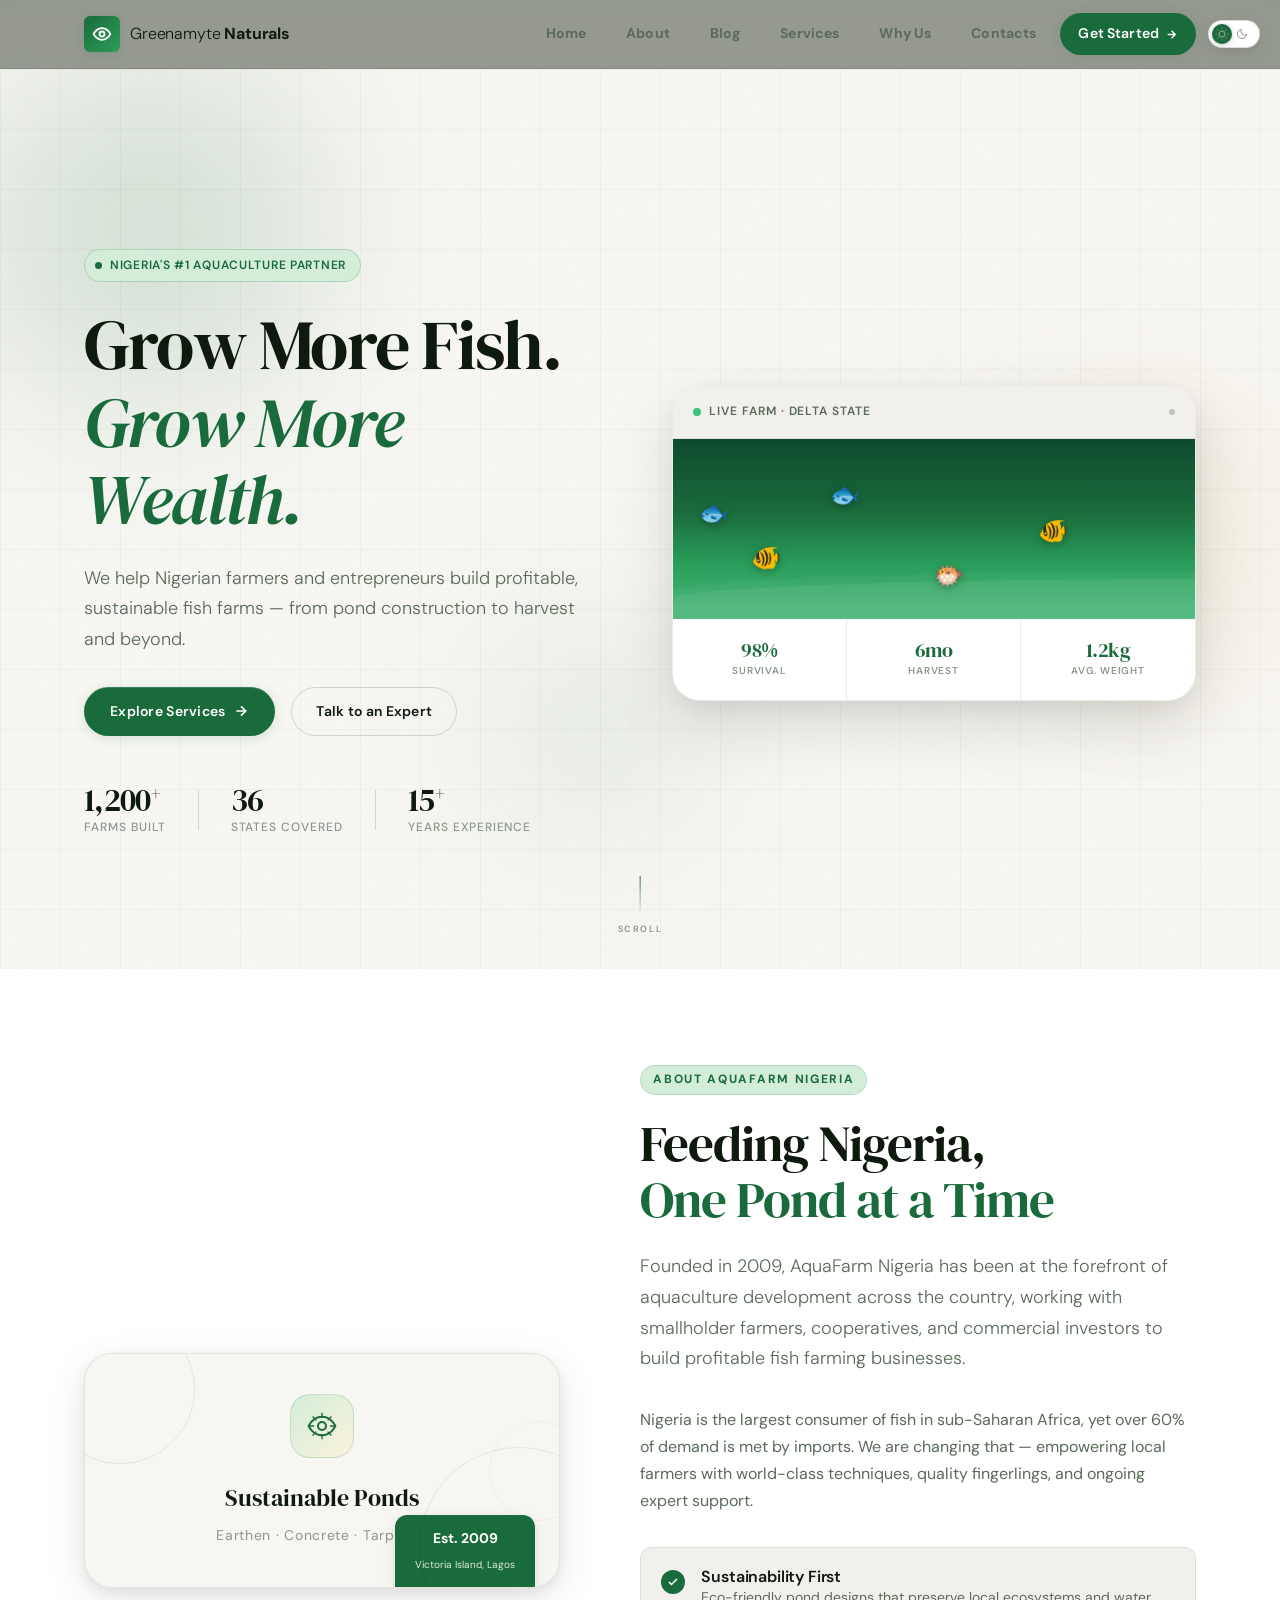
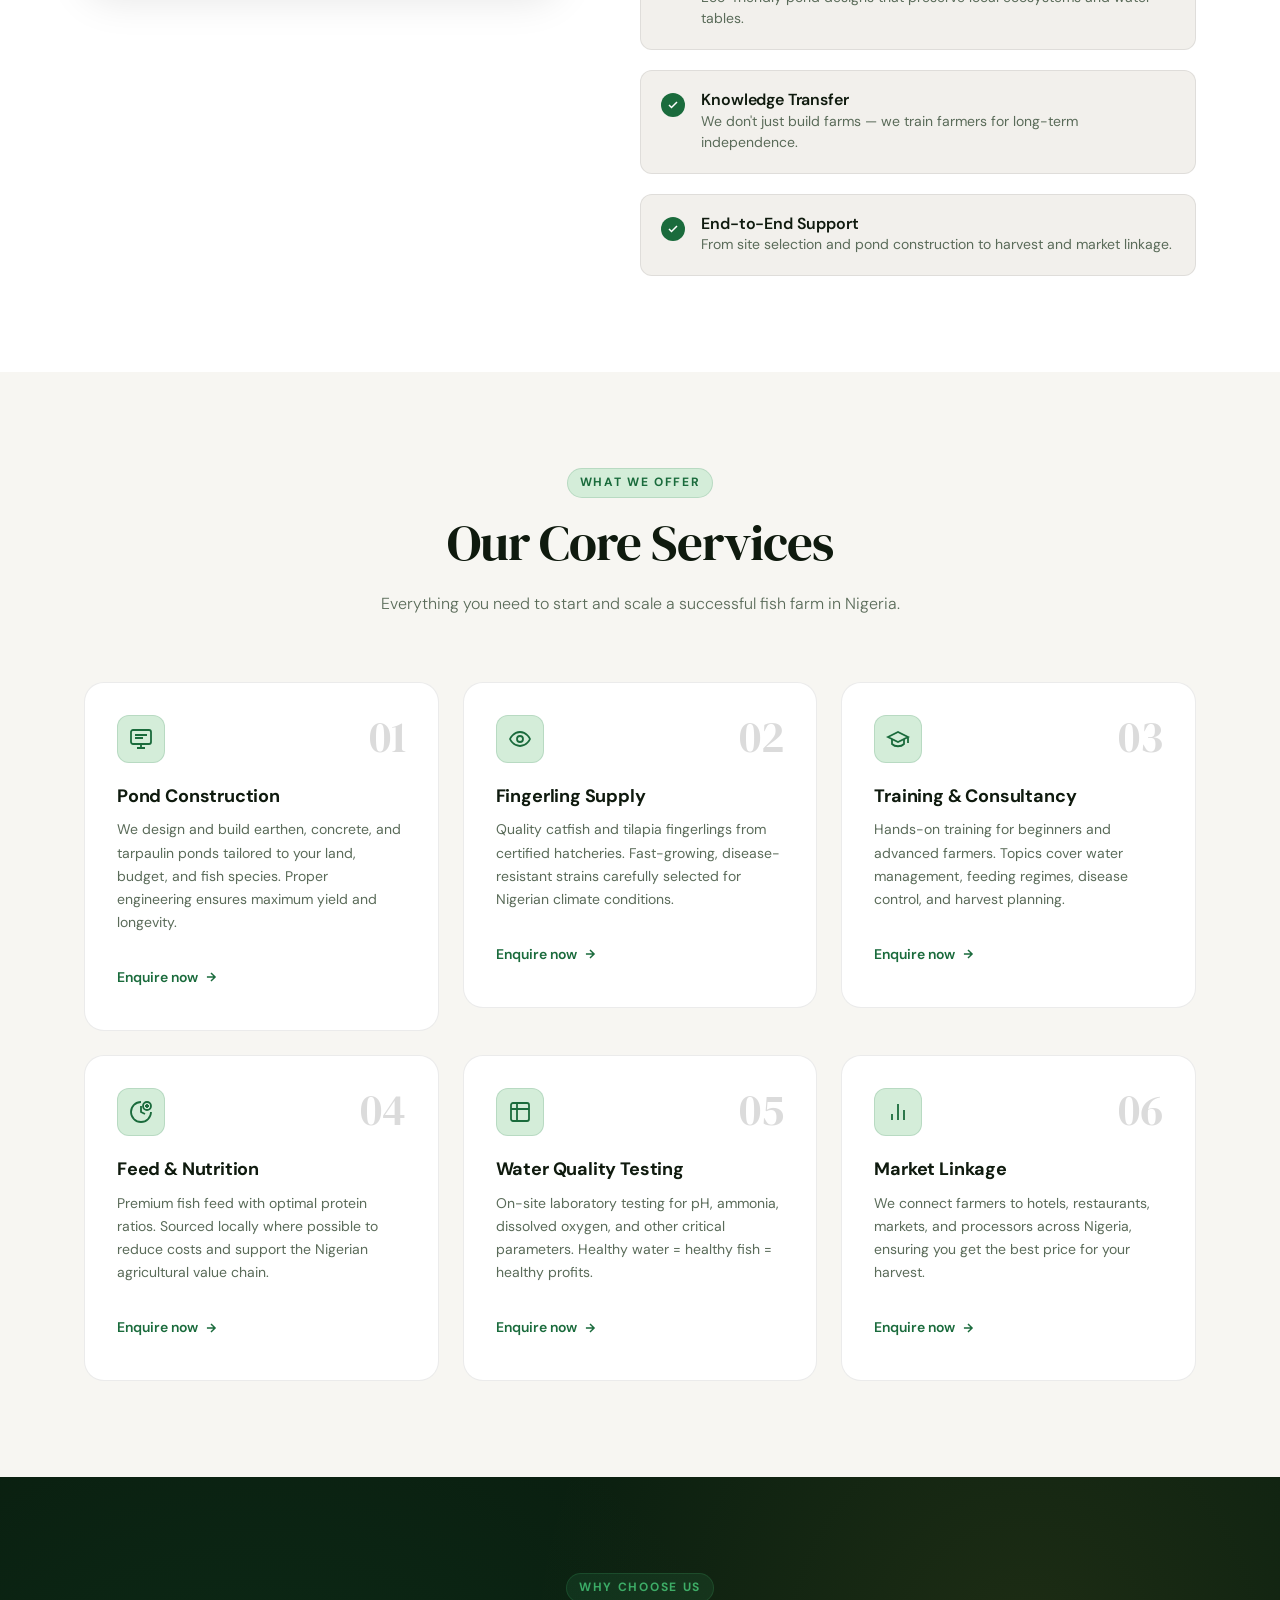
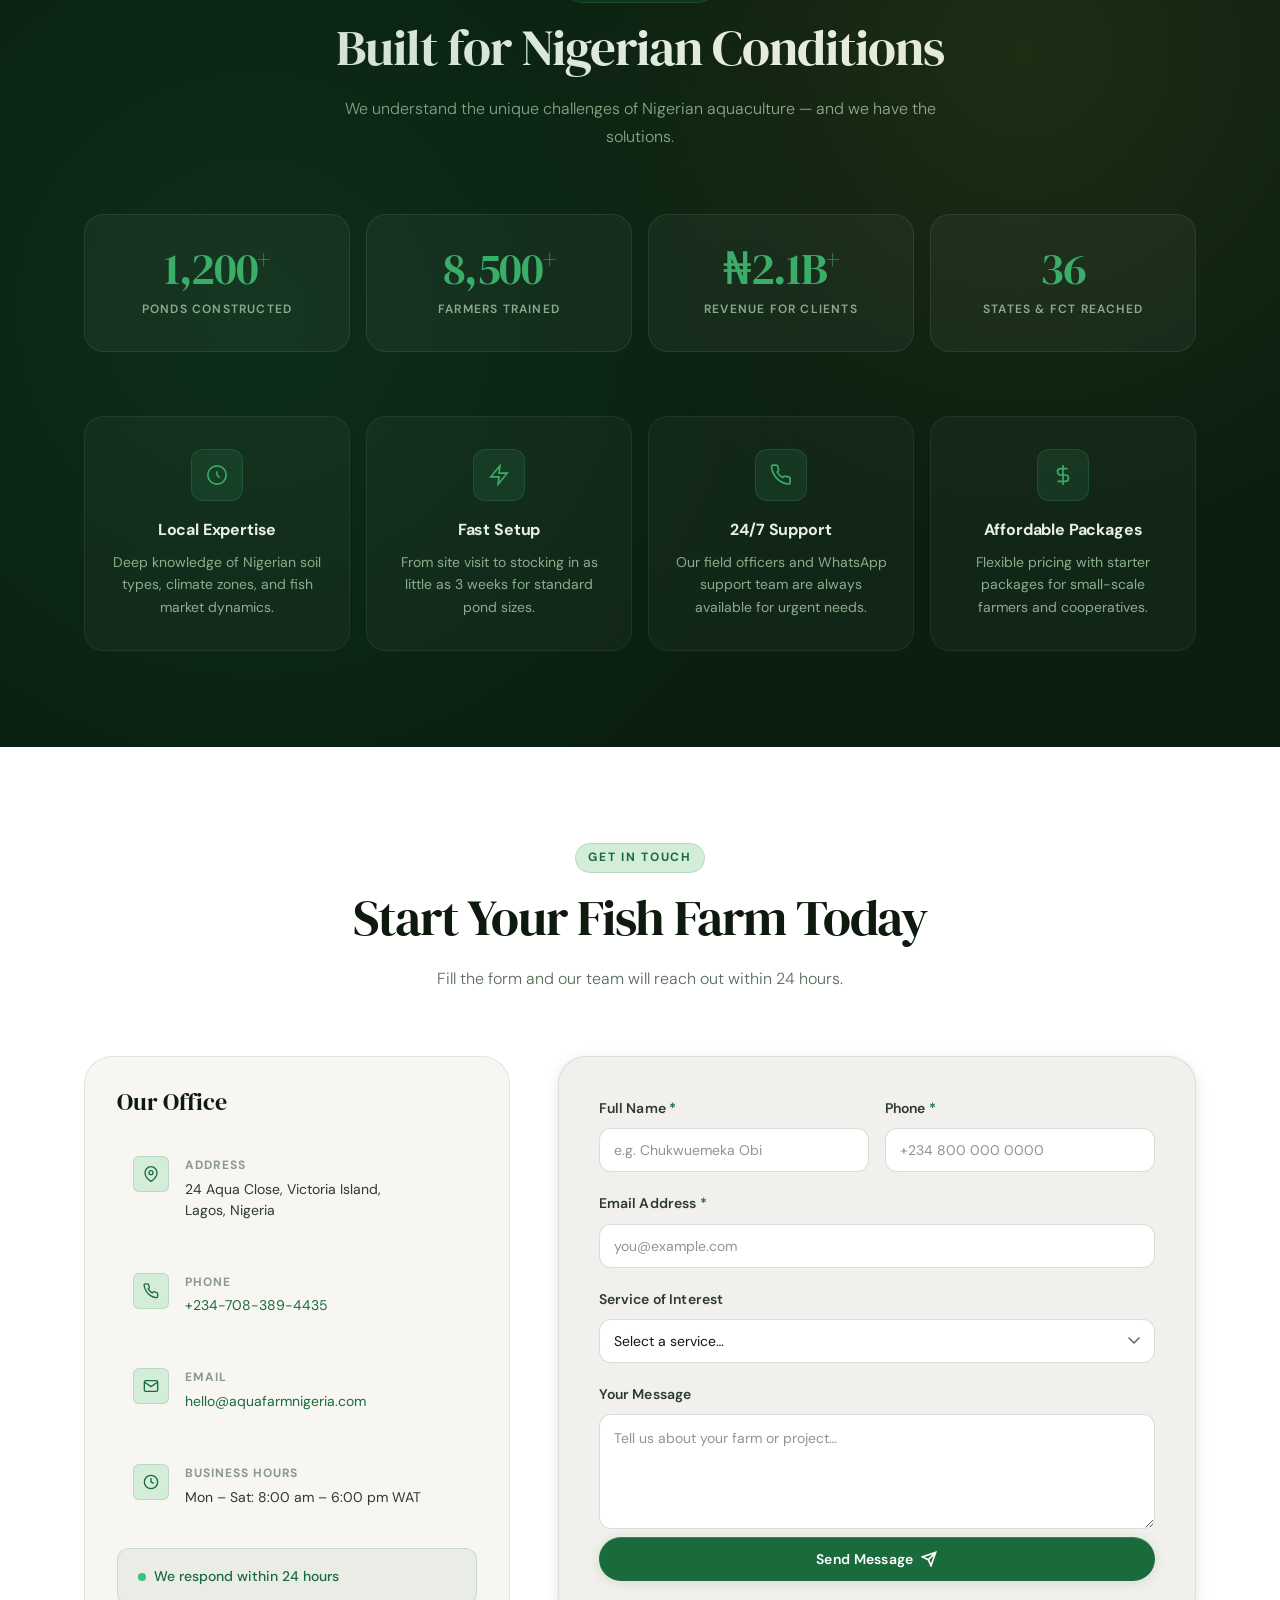
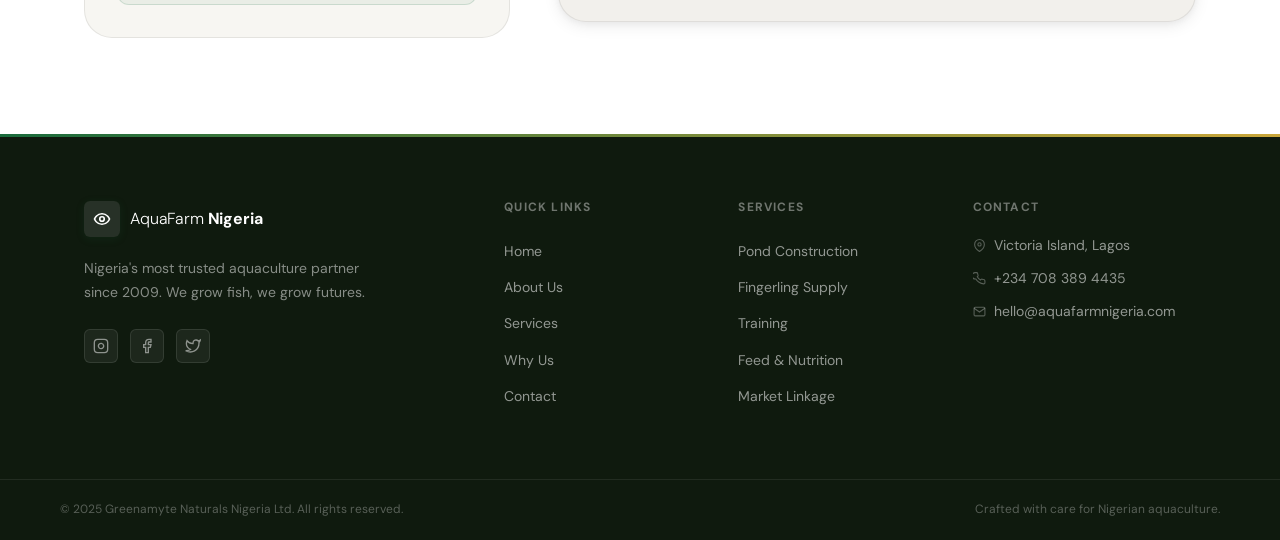
<file: index.html>
<!DOCTYPE html>
<html lang="en">

<!--
  ================================================================
  AquaFarm Nigeria — Premium Aquaculture Website v3.0
  Refined · Modern · Dark Mode · CSS Animations · SEO-Optimised
  ================================================================
-->

<head>
  <meta charset="UTF-8" />
  <meta name="viewport" content="width=device-width, initial-scale=1.0" />

  <!-- ── Primary SEO ───────────────────────────────────────── -->
  <title>AquaFarm Nigeria | Professional Fish Farming &amp; Aquaculture Solutions</title>
  <meta name="description"
        content="Nigeria's leading fish farming company since 2009. Expert catfish and tilapia pond construction, fingerling supply, farmer training, and market linkage across all 36 states." />
  <meta name="keywords"
        content="fish farming Nigeria, catfish farming, tilapia farming, aquaculture Nigeria, fish pond construction, fish farm consultancy, fingerlings Nigeria, aquaculture training" />
  <meta name="author"  content="AquaFarm Nigeria" />
  <meta name="robots"  content="index, follow" />
  <link rel="canonical" href="https://www.aquafarmnigeria.com/" />
  <meta name="theme-color" content="#0a1628" />

  <!-- ── Open Graph ────────────────────────────────────────── -->
  <meta property="og:type"        content="website" />
  <meta property="og:url"         content="https://www.aquafarmnigeria.com/" />
  <meta property="og:title"       content="AquaFarm Nigeria | Professional Fish Farming Solutions" />
  <meta property="og:description" content="Nigeria's most trusted aquaculture partner. Pond construction, fingerlings, training and market linkage since 2009." />
  <meta property="og:image"       content="https://www.aquafarmnigeria.com/og-image.jpg" />
  <meta property="og:image:alt"   content="AquaFarm Nigeria — fish pond with healthy catfish stock in Delta State" />
  <meta property="og:locale"      content="en_NG" />
  <meta property="og:site_name"   content="AquaFarm Nigeria" />

  <!-- ── Twitter / X Card ──────────────────────────────────── -->
  <meta name="twitter:card"        content="summary_large_image" />
  <meta name="twitter:site"        content="@AquaFarmNG" />
  <meta name="twitter:title"       content="AquaFarm Nigeria | Professional Fish Farming" />
  <meta name="twitter:description" content="Sustainable aquaculture and fish farming solutions across Nigeria." />
  <meta name="twitter:image"       content="https://www.aquafarmnigeria.com/og-image.jpg" />
  <meta name="twitter:image:alt"   content="AquaFarm Nigeria premium aquaculture facility" />

  <!-- ── Geo targeting ──────────────────────────────────────── -->
  <meta name="geo.region"    content="NG" />
  <meta name="geo.placename" content="Lagos, Nigeria" />
  <meta name="language"      content="English" />

  <!-- ── Structured Data: LocalBusiness + Organization (JSON-LD) ─── -->
  <script type="application/ld+json">
  {
    "@context": "https://schema.org",
    "@graph": [
      {
        "@type": "LocalBusiness",
        "@id": "https://www.aquafarmnigeria.com/#business",
        "name": "AquaFarm Nigeria",
        "alternateName": "Greenamyte Naturals Nigeria",
        "description": "Nigeria's leading fish farming and aquaculture solutions company since 2009.",
        "url": "https://www.aquafarmnigeria.com",
        "logo": "https://www.aquafarmnigeria.com/logo.png",
        "image": "https://www.aquafarmnigeria.com/og-image.jpg",
        "telephone": "+234-708-389-4435",
        "email": "hello@aquafarmnigeria.com",
        "foundingDate": "2009",
        "numberOfEmployees": {"@type": "QuantitativeValue", "value": 50},
        "address": {
          "@type": "PostalAddress",
          "streetAddress": "24 Aqua Close",
          "addressLocality": "Victoria Island",
          "addressRegion": "Lagos",
          "postalCode": "101241",
          "addressCountry": "NG"
        },
        "geo": {
          "@type": "GeoCoordinates",
          "latitude": 6.4281,
          "longitude": 3.4219
        },
        "areaServed": {
          "@type": "Country",
          "name": "Nigeria"
        },
        "openingHoursSpecification": {
          "@type": "OpeningHoursSpecification",
          "dayOfWeek": ["Monday","Tuesday","Wednesday","Thursday","Friday","Saturday"],
          "opens": "08:00",
          "closes": "18:00"
        },
        "sameAs": [
          "https://www.facebook.com/AquaFarmNigeria",
          "https://www.instagram.com/aquafarmnigeria",
          "https://twitter.com/AquaFarmNG"
        ]
      },
      {
        "@type": "WebSite",
        "@id": "https://www.aquafarmnigeria.com/#website",
        "url": "https://www.aquafarmnigeria.com",
        "name": "AquaFarm Nigeria",
        "description": "Professional fish farming and aquaculture solutions across Nigeria"
      }
    ]
  }
  </script>

  <!-- ── Fonts ─────────────────────────────────────── -->
  <link rel="preconnect" href="https://fonts.googleapis.com" />
  <link rel="preconnect" href="https://fonts.gstatic.com" crossorigin />
  <link href="https://fonts.googleapis.com/css2?family=DM+Serif+Display:ital@0;1&family=DM+Sans:ital,opsz,wght@0,9..40,300;0,9..40,400;0,9..40,500;0,9..40,600;1,9..40,300&display=swap"
        rel="stylesheet" />

  <link rel="stylesheet" href="style.css" />
</head>

<body>

  <!-- Skip to main content (accessibility) -->
  <a href="#main-content" class="skip-link">Skip to main content</a>

  <!-- Dark Mode Toggle -->
  <input type="checkbox" id="dark-toggle" class="dark-toggle-input" aria-label="Toggle dark mode" />
  <label for="dark-toggle" class="dark-toggle-btn" title="Toggle dark / light mode" aria-hidden="true">
    <span class="toggle-track">
      <span class="toggle-icon sun" aria-hidden="true">
        <svg width="14" height="14" viewBox="0 0 24 24" fill="none" stroke="currentColor" stroke-width="2"><circle cx="12" cy="12" r="5"/><line x1="12" y1="1" x2="12" y2="3"/><line x1="12" y1="21" x2="12" y2="23"/><line x1="4.22" y1="4.22" x2="5.64" y2="5.64"/><line x1="18.36" y1="18.36" x2="19.78" y2="19.78"/><line x1="1" y1="12" x2="3" y2="12"/><line x1="21" y1="12" x2="23" y2="12"/><line x1="4.22" y1="19.78" x2="5.64" y2="18.36"/><line x1="18.36" y1="5.64" x2="19.78" y2="4.22"/></svg>
      </span>
      <span class="toggle-icon moon" aria-hidden="true">
        <svg width="12" height="12" viewBox="0 0 24 24" fill="none" stroke="currentColor" stroke-width="2"><path d="M21 12.79A9 9 0 1 1 11.21 3 7 7 0 0 0 21 12.79z"/></svg>
      </span>
      <span class="toggle-thumb"></span>
    </span>
  </label>

  <!-- ====================================================
       NAVBAR
  ==================================================== -->
  <header class="navbar" role="banner">
    <div class="container nav-inner">

      <a href="#home" class="logo" aria-label="AquaFarm Nigeria — go to homepage">
        <span class="logo-mark" aria-hidden="true">
          <svg width="20" height="20" viewBox="0 0 24 24" fill="none" stroke="currentColor" stroke-width="2.2">
            <path d="M2 12s3-7 10-7 10 7 10 7-3 7-10 7-10-7-10-7z"/>
            <circle cx="12" cy="12" r="3"/>
          </svg>
        </span>
        <span class="logo-text">Greenamyte <strong>Naturals</strong></span>
      </a>

      <!-- Mobile hamburger (CSS-only) -->
      <input type="checkbox" id="menu-toggle" class="menu-toggle" aria-hidden="true" />
      <label for="menu-toggle" class="hamburger" aria-label="Open navigation menu">
        <span></span><span></span><span></span>
      </label>

      <nav class="nav-links" role="navigation" aria-label="Primary navigation">
        <a href="#home"><strong>Home</strong></a>
        <a href="#about"><strong>About</strong></a>
        <a href="blog.html"><strong>Blog</strong></a>
        <a href="#services"><strong>Services</strong></a>
        <a href="#why-us"><strong>Why Us</strong></a>
        <a href="#contact"><strong>Contacts</strong></a>
        <a href="#contact" class="nav-cta">
          Get Started
          <svg width="13" height="13" viewBox="0 0 24 24" fill="none" stroke="currentColor" stroke-width="2.5" aria-hidden="true"><path d="M5 12h14M12 5l7 7-7 7"/></svg>
        </a>
      </nav>

    </div>
  </header>

  <!-- ====================================================
       MAIN CONTENT
  ==================================================== -->
  <main id="main-content">

    <!-- ================================================
         HERO
    ================================================ -->
    <section id="home" class="hero" aria-labelledby="hero-heading">

      <div class="hero-bg" aria-hidden="true">
        <div class="orb orb-1"></div>
        <div class="orb orb-2"></div>
        <div class="orb orb-3"></div>
        <div class="grid-overlay"></div>
        <div class="noise-overlay"></div>
      </div>

      <div class="container hero-inner">

        <div class="hero-text">
          <span class="hero-badge">
            <span class="badge-pulse" aria-hidden="true"></span>
            Nigeria's #1 Aquaculture Partner
          </span>

          <h1 id="hero-heading">
            Grow More Fish.<br />
            <em>Grow More Wealth.</em>
          </h1>

          <p class="hero-sub">
            We help Nigerian farmers and entrepreneurs build profitable, sustainable fish farms —
            from pond construction to harvest and beyond.
          </p>

          <div class="hero-cta">
            <a href="#services" class="btn btn-primary">
              Explore Services
              <svg width="16" height="16" viewBox="0 0 24 24" fill="none"
                   stroke="currentColor" stroke-width="2.5" aria-hidden="true">
                <path d="M5 12h14M12 5l7 7-7 7"/>
              </svg>
            </a>
            <a href="#contact" class="btn btn-ghost">Talk to an Expert</a>
          </div>

          <dl class="hero-stats" aria-label="Company statistics">
            <div class="stat">
              <dd class="stat-num">1,200<sup>+</sup></dd>
              <dt class="stat-label">Farms Built</dt>
            </div>
            <div class="stat-divider" aria-hidden="true"></div>
            <div class="stat">
              <dd class="stat-num">36</dd>
              <dt class="stat-label">States Covered</dt>
            </div>
            <div class="stat-divider" aria-hidden="true"></div>
            <div class="stat">
              <dd class="stat-num">15<sup>+</sup></dd>
              <dt class="stat-label">Years Experience</dt>
            </div>
          </dl>
        </div>

        <figure class="hero-image" role="img" aria-label="Live catfish farm dashboard showing a pond in Delta State with 98% survival rate, 6-month harvest cycle, and 1.2kg average fish weight">
          <div class="pond-card">
            <div class="pond-header">
              <span class="pond-dot" aria-hidden="true"></span>
              <span class="pond-status">Live Farm · Delta State</span>
              <span class="pond-signal" aria-hidden="true"></span>
            </div>
            <div class="pond-visual" aria-hidden="true">
              <div class="water">
                <div class="wave w1"></div>
                <div class="wave w2"></div>
                <span class="fish f1">🐟</span>
                <span class="fish f2">🐠</span>
                <span class="fish f3">🐟</span>
                <span class="fish f4">🐡</span>
                <span class="fish f5">🐠</span>
              </div>
            </div>
            <div class="pond-metrics">
              <div class="metric">
                <span class="metric-val">98%</span>
                <span class="metric-label">Survival</span>
              </div>
              <div class="metric">
                <span class="metric-val">6mo</span>
                <span class="metric-label">Harvest</span>
              </div>
              <div class="metric">
                <span class="metric-val">1.2kg</span>
                <span class="metric-label">Avg. Weight</span>
              </div>
            </div>
          </div>
          <figcaption class="sr-only">
            A live catfish pond monitoring dashboard for a farm in Delta State, Nigeria.
            Key metrics: 98% fish survival rate, 6-month harvest cycle, 1.2kg average fish weight.
          </figcaption>
        </figure>

      </div>

      <!-- Scroll indicator -->
      <div class="scroll-hint" aria-hidden="true">
        <span class="scroll-line"></span>
        <span class="scroll-text">Scroll</span>
      </div>
    </section>


    <!-- ================================================
         ABOUT
    ================================================ -->
    <section id="about" class="about section-pad" aria-labelledby="about-heading">
      <div class="container">
        <div class="about-grid">

          <div class="about-visual" aria-hidden="true">
            <div class="about-card">
              <div class="about-card-body">
                <div class="about-icon-wrap">
                  <svg width="32" height="32" viewBox="0 0 24 24" fill="none" stroke="currentColor" stroke-width="1.5" aria-hidden="true">
                    <path d="M2 12s3-7 10-7 10 7 10 7-3 7-10 7-10-7-10-7z"/>
                    <circle cx="12" cy="12" r="3"/>
                    <path d="M12 2v4M12 18v4M4.93 4.93l2.83 2.83M16.24 16.24l2.83 2.83M2 12h4M18 12h4M4.93 19.07l2.83-2.83M16.24 7.76l2.83-2.83" stroke-width="1"/>
                  </svg>
                </div>
                <p class="about-card-title">Sustainable Ponds</p>
                <p class="about-card-sub">Earthen · Concrete · Tarpaulin</p>
              </div>
              <div class="about-float-badge">
                <strong>Est. 2009</strong>
                <span>Victoria Island, Lagos</span>
              </div>
              <span class="about-ring r1" aria-hidden="true"></span>
              <span class="about-ring r2" aria-hidden="true"></span>
              <span class="about-ring r3" aria-hidden="true"></span>
            </div>
          </div>

          <div class="about-content">
            <span class="section-eyebrow">About AquaFarm Nigeria</span>

            <h2 id="about-heading">
              Feeding Nigeria,<br />
              <span class="accent-text">One Pond at a Time</span>
            </h2>

            <p class="lead">
              Founded in 2009, AquaFarm Nigeria has been at the forefront of aquaculture development
              across the country, working with smallholder farmers, cooperatives, and commercial
              investors to build profitable fish farming businesses.
            </p>
            <p>
              Nigeria is the largest consumer of fish in sub-Saharan Africa, yet over 60% of demand
              is met by imports. We are changing that — empowering local farmers with world-class
              techniques, quality fingerlings, and ongoing expert support.
            </p>

            <ul class="values-list" aria-label="Our core values">
              <li class="value-item">
                <span class="value-check" aria-hidden="true">
                  <svg width="12" height="12" viewBox="0 0 24 24" fill="none" stroke="currentColor" stroke-width="3"><polyline points="20 6 9 17 4 12"/></svg>
                </span>
                <div>
                  <h3 class="value-title">Sustainability First</h3>
                  <p>Eco-friendly pond designs that preserve local ecosystems and water tables.</p>
                </div>
              </li>
              <li class="value-item">
                <span class="value-check" aria-hidden="true">
                  <svg width="12" height="12" viewBox="0 0 24 24" fill="none" stroke="currentColor" stroke-width="3"><polyline points="20 6 9 17 4 12"/></svg>
                </span>
                <div>
                  <h3 class="value-title">Knowledge Transfer</h3>
                  <p>We don't just build farms — we train farmers for long-term independence.</p>
                </div>
              </li>
              <li class="value-item">
                <span class="value-check" aria-hidden="true">
                  <svg width="12" height="12" viewBox="0 0 24 24" fill="none" stroke="currentColor" stroke-width="3"><polyline points="20 6 9 17 4 12"/></svg>
                </span>
                <div>
                  <h3 class="value-title">End-to-End Support</h3>
                  <p>From site selection and pond construction to harvest and market linkage.</p>
                </div>
              </li>
            </ul>
          </div>

        </div>
      </div>
    </section>


    <!-- ================================================
         SERVICES
    ================================================ -->
    <section id="services" class="services section-pad" aria-labelledby="services-heading">
      <div class="container">

        <header class="section-header">
          <span class="section-eyebrow">What We Offer</span>
          <h2 id="services-heading">Our Core Services</h2>
          <p class="section-sub">Everything you need to start and scale a successful fish farm in Nigeria.</p>
        </header>

        <ul class="services-grid" role="list">

          <li>
            <article class="service-card" aria-labelledby="svc-1">
              <div class="card-top">
                <span class="card-icon" aria-hidden="true">
                  <svg width="24" height="24" viewBox="0 0 24 24" fill="none" stroke="currentColor" stroke-width="1.8"><rect x="2" y="3" width="20" height="14" rx="2"/><path d="M8 21h8M12 17v4"/><path d="M6 8h12M6 11h8"/></svg>
                </span>
                <span class="card-num" aria-hidden="true">01</span>
              </div>
              <h3 id="svc-1">Pond Construction</h3>
              <p>We design and build earthen, concrete, and tarpaulin ponds tailored to your land, budget, and fish species. Proper engineering ensures maximum yield and longevity.</p>
              <a href="#contact" class="card-link" aria-label="Enquire about pond construction">
                Enquire now
                <svg width="14" height="14" viewBox="0 0 24 24" fill="none" stroke="currentColor" stroke-width="2.5" aria-hidden="true"><path d="M5 12h14M12 5l7 7-7 7"/></svg>
              </a>
            </article>
          </li>

          <li>
            <article class="service-card" aria-labelledby="svc-2">
              <div class="card-top">
                <span class="card-icon" aria-hidden="true">
                  <svg width="24" height="24" viewBox="0 0 24 24" fill="none" stroke="currentColor" stroke-width="1.8"><path d="M2 12s3-7 10-7 10 7 10 7-3 7-10 7-10-7-10-7z"/><circle cx="12" cy="12" r="3"/></svg>
                </span>
                <span class="card-num" aria-hidden="true">02</span>
              </div>
              <h3 id="svc-2">Fingerling Supply</h3>
              <p>Quality catfish and tilapia fingerlings from certified hatcheries. Fast-growing, disease-resistant strains carefully selected for Nigerian climate conditions.</p>
              <a href="#contact" class="card-link" aria-label="Enquire about fingerling supply">
                Enquire now
                <svg width="14" height="14" viewBox="0 0 24 24" fill="none" stroke="currentColor" stroke-width="2.5" aria-hidden="true"><path d="M5 12h14M12 5l7 7-7 7"/></svg>
              </a>
            </article>
          </li>

          <li>
            <article class="service-card" aria-labelledby="svc-3">
              <div class="card-top">
                <span class="card-icon" aria-hidden="true">
                  <svg width="24" height="24" viewBox="0 0 24 24" fill="none" stroke="currentColor" stroke-width="1.8"><path d="M22 10v6M2 10l10-5 10 5-10 5z"/><path d="M6 12v5c3 3 9 3 12 0v-5"/></svg>
                </span>
                <span class="card-num" aria-hidden="true">03</span>
              </div>
              <h3 id="svc-3">Training &amp; Consultancy</h3>
              <p>Hands-on training for beginners and advanced farmers. Topics cover water management, feeding regimes, disease control, and harvest planning.</p>
              <a href="#contact" class="card-link" aria-label="Enquire about training and consultancy">
                Enquire now
                <svg width="14" height="14" viewBox="0 0 24 24" fill="none" stroke="currentColor" stroke-width="2.5" aria-hidden="true"><path d="M5 12h14M12 5l7 7-7 7"/></svg>
              </a>
            </article>
          </li>

          <li>
            <article class="service-card" aria-labelledby="svc-4">
              <div class="card-top">
                <span class="card-icon" aria-hidden="true">
                  <svg width="24" height="24" viewBox="0 0 24 24" fill="none" stroke="currentColor" stroke-width="1.8"><path d="M12 2a10 10 0 1 0 10 10"/><path d="M12 6v6l4 2"/><circle cx="18" cy="6" r="4"/><path d="M18 4v4M16 6h4"/></svg>
                </span>
                <span class="card-num" aria-hidden="true">04</span>
              </div>
              <h3 id="svc-4">Feed &amp; Nutrition</h3>
              <p>Premium fish feed with optimal protein ratios. Sourced locally where possible to reduce costs and support the Nigerian agricultural value chain.</p>
              <a href="#contact" class="card-link" aria-label="Enquire about feed and nutrition">
                Enquire now
                <svg width="14" height="14" viewBox="0 0 24 24" fill="none" stroke="currentColor" stroke-width="2.5" aria-hidden="true"><path d="M5 12h14M12 5l7 7-7 7"/></svg>
              </a>
            </article>
          </li>

          <li>
            <article class="service-card" aria-labelledby="svc-5">
              <div class="card-top">
                <span class="card-icon" aria-hidden="true">
                  <svg width="24" height="24" viewBox="0 0 24 24" fill="none" stroke="currentColor" stroke-width="1.8"><path d="M9 3H5a2 2 0 0 0-2 2v4m6-6h10a2 2 0 0 1 2 2v4M9 3v18m0 0h10a2 2 0 0 0 2-2V9M9 21H5a2 2 0 0 1-2-2V9m0 0h18"/></svg>
                </span>
                <span class="card-num" aria-hidden="true">05</span>
              </div>
              <h3 id="svc-5">Water Quality Testing</h3>
              <p>On-site laboratory testing for pH, ammonia, dissolved oxygen, and other critical parameters. Healthy water = healthy fish = healthy profits.</p>
              <a href="#contact" class="card-link" aria-label="Enquire about water quality testing">
                Enquire now
                <svg width="14" height="14" viewBox="0 0 24 24" fill="none" stroke="currentColor" stroke-width="2.5" aria-hidden="true"><path d="M5 12h14M12 5l7 7-7 7"/></svg>
              </a>
            </article>
          </li>

          <li>
            <article class="service-card" aria-labelledby="svc-6">
              <div class="card-top">
                <span class="card-icon" aria-hidden="true">
                  <svg width="24" height="24" viewBox="0 0 24 24" fill="none" stroke="currentColor" stroke-width="1.8"><line x1="18" y1="20" x2="18" y2="10"/><line x1="12" y1="20" x2="12" y2="4"/><line x1="6" y1="20" x2="6" y2="14"/></svg>
                </span>
                <span class="card-num" aria-hidden="true">06</span>
              </div>
              <h3 id="svc-6">Market Linkage</h3>
              <p>We connect farmers to hotels, restaurants, markets, and processors across Nigeria, ensuring you get the best price for your harvest.</p>
              <a href="#contact" class="card-link" aria-label="Enquire about market linkage">
                Enquire now
                <svg width="14" height="14" viewBox="0 0 24 24" fill="none" stroke="currentColor" stroke-width="2.5" aria-hidden="true"><path d="M5 12h14M12 5l7 7-7 7"/></svg>
              </a>
            </article>
          </li>

        </ul>
      </div>
    </section>


    <!-- ================================================
         WHY US
    ================================================ -->
    <section id="why-us" class="why-us section-pad" aria-labelledby="why-heading">
      <div class="container">

        <header class="section-header light">
          <span class="section-eyebrow inv">Why Choose Us</span>
          <h2 id="why-heading">Built for Nigerian Conditions</h2>
          <p class="section-sub">We understand the unique challenges of Nigerian aquaculture — and we have the solutions.</p>
        </header>

        <dl class="impact-grid" aria-label="Our impact in numbers">
          <div class="impact-card">
            <dd class="impact-num">1,200<sup>+</sup></dd>
            <dt class="impact-label">Ponds Constructed</dt>
          </div>
          <div class="impact-card">
            <dd class="impact-num">8,500<sup>+</sup></dd>
            <dt class="impact-label">Farmers Trained</dt>
          </div>
          <div class="impact-card">
            <dd class="impact-num">₦2.1B<sup>+</sup></dd>
            <dt class="impact-label">Revenue for Clients</dt>
          </div>
          <div class="impact-card">
            <dd class="impact-num">36</dd>
            <dt class="impact-label">States &amp; FCT Reached</dt>
          </div>
        </dl>

        <ul class="features-grid" role="list">
          <li class="feature">
            <span class="feat-icon" aria-hidden="true">
              <svg width="22" height="22" viewBox="0 0 24 24" fill="none" stroke="currentColor" stroke-width="1.8"><circle cx="12" cy="12" r="10"/><path d="M12 8v4l3 3"/></svg>
            </span>
            <h3 class="feat-title">Local Expertise</h3>
            <p>Deep knowledge of Nigerian soil types, climate zones, and fish market dynamics.</p>
          </li>
          <li class="feature">
            <span class="feat-icon" aria-hidden="true">
              <svg width="22" height="22" viewBox="0 0 24 24" fill="none" stroke="currentColor" stroke-width="1.8"><polygon points="13 2 3 14 12 14 11 22 21 10 12 10 13 2"/></svg>
            </span>
            <h3 class="feat-title">Fast Setup</h3>
            <p>From site visit to stocking in as little as 3 weeks for standard pond sizes.</p>
          </li>
          <li class="feature">
            <span class="feat-icon" aria-hidden="true">
              <svg width="22" height="22" viewBox="0 0 24 24" fill="none" stroke="currentColor" stroke-width="1.8"><path d="M22 16.92v3a2 2 0 0 1-2.18 2 19.79 19.79 0 0 1-8.63-3.07A19.5 19.5 0 0 1 4.69 12a19.79 19.79 0 0 1-3.07-8.67A2 2 0 0 1 3.6 1.2h3a2 2 0 0 1 2 1.72c.127.96.361 1.903.7 2.81a2 2 0 0 1-.45 2.11L7.91 8.79a16 16 0 0 0 6 6l1.06-1.06a2 2 0 0 1 2.11-.45c.907.339 1.85.573 2.81.7A2 2 0 0 1 21.8 16z"/></svg>
            </span>
            <h3 class="feat-title">24/7 Support</h3>
            <p>Our field officers and WhatsApp support team are always available for urgent needs.</p>
          </li>
          <li class="feature">
            <span class="feat-icon" aria-hidden="true">
              <svg width="22" height="22" viewBox="0 0 24 24" fill="none" stroke="currentColor" stroke-width="1.8"><line x1="12" y1="1" x2="12" y2="23"/><path d="M17 5H9.5a3.5 3.5 0 0 0 0 7h5a3.5 3.5 0 0 1 0 7H6"/></svg>
            </span>
            <h3 class="feat-title">Affordable Packages</h3>
            <p>Flexible pricing with starter packages for small-scale farmers and cooperatives.</p>
          </li>
        </ul>

      </div>
    </section>


    <!-- ================================================
         CONTACT
    ================================================ -->
    <section id="contact" class="contact section-pad" aria-labelledby="contact-heading">
      <div class="container">

        <header class="section-header">
          <span class="section-eyebrow">Get In Touch</span>
          <h2 id="contact-heading">Start Your Fish Farm Today</h2>
          <p class="section-sub">Fill the form and our team will reach out within 24 hours.</p>
        </header>

        <div class="contact-grid">

          <address class="contact-info" aria-label="AquaFarm Nigeria contact details">
            <h3 class="contact-info-title">Our Office</h3>
            <ul class="info-list">
              <li class="info-item">
                <span class="info-icon" aria-hidden="true">
                  <svg width="16" height="16" viewBox="0 0 24 24" fill="none" stroke="currentColor" stroke-width="2"><path d="M21 10c0 7-9 13-9 13s-9-6-9-13a9 9 0 0 1 18 0z"/><circle cx="12" cy="10" r="3"/></svg>
                </span>
                <div>
                  <strong>Address</strong>
                  <p>24 Aqua Close, Victoria Island,<br />Lagos, Nigeria</p>
                </div>
              </li>
              <li class="info-item">
                <span class="info-icon" aria-hidden="true">
                  <svg width="16" height="16" viewBox="0 0 24 24" fill="none" stroke="currentColor" stroke-width="2"><path d="M22 16.92v3a2 2 0 0 1-2.18 2 19.79 19.79 0 0 1-8.63-3.07A19.5 19.5 0 0 1 4.69 12a19.79 19.79 0 0 1-3.07-8.67A2 2 0 0 1 3.6 1.2h3a2 2 0 0 1 2 1.72c.127.96.361 1.903.7 2.81a2 2 0 0 1-.45 2.11L7.91 8.79a16 16 0 0 0 6 6l1.06-1.06a2 2 0 0 1 2.11-.45c.907.339 1.85.573 2.81.7A2 2 0 0 1 21.8 16z"/></svg>
                </span>
                <div>
                  <strong>Phone</strong>
                  <p><a href="tel:+2347083894435">+234-708-389-4435</a></p>
                </div>
              </li>
              <li class="info-item">
                <span class="info-icon" aria-hidden="true">
                  <svg width="16" height="16" viewBox="0 0 24 24" fill="none" stroke="currentColor" stroke-width="2"><path d="M4 4h16c1.1 0 2 .9 2 2v12c0 1.1-.9 2-2 2H4c-1.1 0-2-.9-2-2V6c0-1.1.9-2 2-2z"/><polyline points="22,6 12,13 2,6"/></svg>
                </span>
                <div>
                  <strong>Email</strong>
                  <p><a href="mailto:hello@aquafarmnigeria.com">hello@aquafarmnigeria.com</a></p>
                </div>
              </li>
              <li class="info-item">
                <span class="info-icon" aria-hidden="true">
                  <svg width="16" height="16" viewBox="0 0 24 24" fill="none" stroke="currentColor" stroke-width="2"><circle cx="12" cy="12" r="10"/><polyline points="12 6 12 12 16 14"/></svg>
                </span>
                <div>
                  <strong>Business Hours</strong>
                  <p>Mon – Sat: 8:00 am – 6:00 pm WAT</p>
                </div>
              </li>
            </ul>
            <div class="contact-trust">
              <span class="trust-dot" aria-hidden="true"></span>
              We respond within 24 hours
            </div>
          </address>

          <div class="form-card">
            <form class="contact-form" aria-label="Contact enquiry form" novalidate>

              <div class="form-row">
                <div class="form-group">
                  <label for="fullname">Full Name <span aria-hidden="true" class="required-star">*</span></label>
                  <input type="text" id="fullname" name="fullname"
                         placeholder="e.g. Chukwuemeka Obi"
                         autocomplete="name" required aria-required="true" />
                </div>
                <div class="form-group">
                  <label for="phone">Phone <span aria-hidden="true" class="required-star">*</span></label>
                  <input type="tel" id="phone" name="phone"
                         placeholder="+234 800 000 0000"
                         autocomplete="tel" required aria-required="true" />
                </div>
              </div>

              <div class="form-group">
                <label for="email">Email Address <span aria-hidden="true" class="required-star">*</span></label>
                <input type="email" id="email" name="email"
                       placeholder="you@example.com"
                       autocomplete="email" required aria-required="true" />
              </div>

              <div class="form-group">
                <label for="service">Service of Interest</label>
                <select id="service" name="service">
                  <option value="" disabled selected>Select a service…</option>
                  <option value="pond">Pond Construction</option>
                  <option value="fingerlings">Fingerling Supply</option>
                  <option value="training">Training &amp; Consultancy</option>
                  <option value="feed">Feed &amp; Nutrition</option>
                  <option value="water">Water Quality Testing</option>
                  <option value="market">Market Linkage</option>
                  <option value="other">Other</option>
                </select>
              </div>

              <div class="form-group">
                <label for="message">Your Message</label>
                <textarea id="message" name="message" rows="4"
                          placeholder="Tell us about your farm or project…"></textarea>
              </div>

              <button type="submit" class="btn btn-primary full-width">
                Send Message
                <svg width="16" height="16" viewBox="0 0 24 24" fill="none"
                     stroke="currentColor" stroke-width="2.5" aria-hidden="true">
                  <path d="M22 2L11 13M22 2L15 22l-4-9-9-4 20-7z"/>
                </svg>
              </button>

            </form>
          </div>

        </div>
      </div>
    </section>

  </main>


  <!-- ====================================================
       FOOTER
  ==================================================== -->
  <footer class="footer" role="contentinfo">
    <div class="footer-top-line" aria-hidden="true"></div>
    <div class="container footer-inner">

      <div class="footer-brand">
        <a href="#home" class="logo" aria-label="AquaFarm Nigeria home">
          <span class="logo-mark" aria-hidden="true">
            <svg width="18" height="18" viewBox="0 0 24 24" fill="none" stroke="currentColor" stroke-width="2.2">
              <path d="M2 12s3-7 10-7 10 7 10 7-3 7-10 7-10-7-10-7z"/>
              <circle cx="12" cy="12" r="3"/>
            </svg>
          </span>
          <span class="logo-text">AquaFarm <strong>Nigeria</strong></span>
        </a>
        <p>Nigeria's most trusted aquaculture partner since 2009. We grow fish, we grow futures.</p>
        <div class="footer-social" aria-label="Social media links">
          <a href="#" aria-label="AquaFarm Nigeria on Instagram">
            <svg width="16" height="16" viewBox="0 0 24 24" fill="none" stroke="currentColor" stroke-width="2"><rect x="2" y="2" width="20" height="20" rx="5"/><path d="M16 11.37A4 4 0 1 1 12.63 8 4 4 0 0 1 16 11.37z"/><line x1="17.5" y1="6.5" x2="17.51" y2="6.5"/></svg>
          </a>
          <a href="#" aria-label="AquaFarm Nigeria on Facebook">
            <svg width="16" height="16" viewBox="0 0 24 24" fill="none" stroke="currentColor" stroke-width="2"><path d="M18 2h-3a5 5 0 0 0-5 5v3H7v4h3v8h4v-8h3l1-4h-4V7a1 1 0 0 1 1-1h3z"/></svg>
          </a>
          <a href="#" aria-label="AquaFarm Nigeria on Twitter / X">
            <svg width="16" height="16" viewBox="0 0 24 24" fill="none" stroke="currentColor" stroke-width="2"><path d="M23 3a10.9 10.9 0 0 1-3.14 1.53 4.48 4.48 0 0 0-7.86 3v1A10.66 10.66 0 0 1 3 4s-4 9 5 13a11.64 11.64 0 0 1-7 2c9 5 20 0 20-11.5a4.5 4.5 0 0 0-.08-.83A7.72 7.72 0 0 0 23 3z"/></svg>
          </a>
        </div>
      </div>

      <nav class="footer-links" aria-label="Quick links">
        <h4>Quick Links</h4>
        <a href="#home">Home</a>
        <a href="#about">About Us</a>
        <a href="#services">Services</a>
        <a href="#why-us">Why Us</a>
        <a href="#contact">Contact</a>
      </nav>

      <nav class="footer-links" aria-label="Our services">
        <h4>Services</h4>
        <a href="#services">Pond Construction</a>
        <a href="#services">Fingerling Supply</a>
        <a href="#services">Training</a>
        <a href="#services">Feed &amp; Nutrition</a>
        <a href="#services">Market Linkage</a>
      </nav>

      <address class="footer-contact" aria-label="Contact details">
        <h4>Contact</h4>
        <p>
          <svg width="13" height="13" viewBox="0 0 24 24" fill="none" stroke="currentColor" stroke-width="2" aria-hidden="true"><path d="M21 10c0 7-9 13-9 13s-9-6-9-13a9 9 0 0 1 18 0z"/><circle cx="12" cy="10" r="3"/></svg>
          Victoria Island, Lagos
        </p>
        <p>
          <svg width="13" height="13" viewBox="0 0 24 24" fill="none" stroke="currentColor" stroke-width="2" aria-hidden="true"><path d="M22 16.92v3a2 2 0 0 1-2.18 2 19.79 19.79 0 0 1-8.63-3.07 19.5 19.5 0 0 1-6-6A2 2 0 0 1 3.6 1.2h3a2 2 0 0 1 2 1.72c.127.96.36 1.9.7 2.81a2 2 0 0 1-.45 2.11L7.91 8.79a16 16 0 0 0 6 6l1.06-1.06a2 2 0 0 1 2.11-.45c.907.339 1.85.573 2.81.7A2 2 0 0 1 21.8 16z"/></svg>
          <a href="tel:+2347083894435">+234 708 389 4435</a>
        </p>
        <p>
          <svg width="13" height="13" viewBox="0 0 24 24" fill="none" stroke="currentColor" stroke-width="2" aria-hidden="true"><path d="M4 4h16c1.1 0 2 .9 2 2v12c0 1.1-.9 2-2 2H4c-1.1 0-2-.9-2-2V6c0-1.1.9-2 2-2z"/><polyline points="22,6 12,13 2,6"/></svg>
          <a href="mailto:hello@aquafarmnigeria.com">hello@aquafarmnigeria.com</a>
        </p>
      </address>

    </div>

    <div class="footer-bottom">
      <div class="container footer-bottom-inner">
        <p>© 2025 Greenamyte Naturals Nigeria Ltd. All rights reserved.</p>
        <p>Crafted with care for Nigerian aquaculture.</p>
      </div>
    </div>
  </footer>

</body>
</html>
</file>
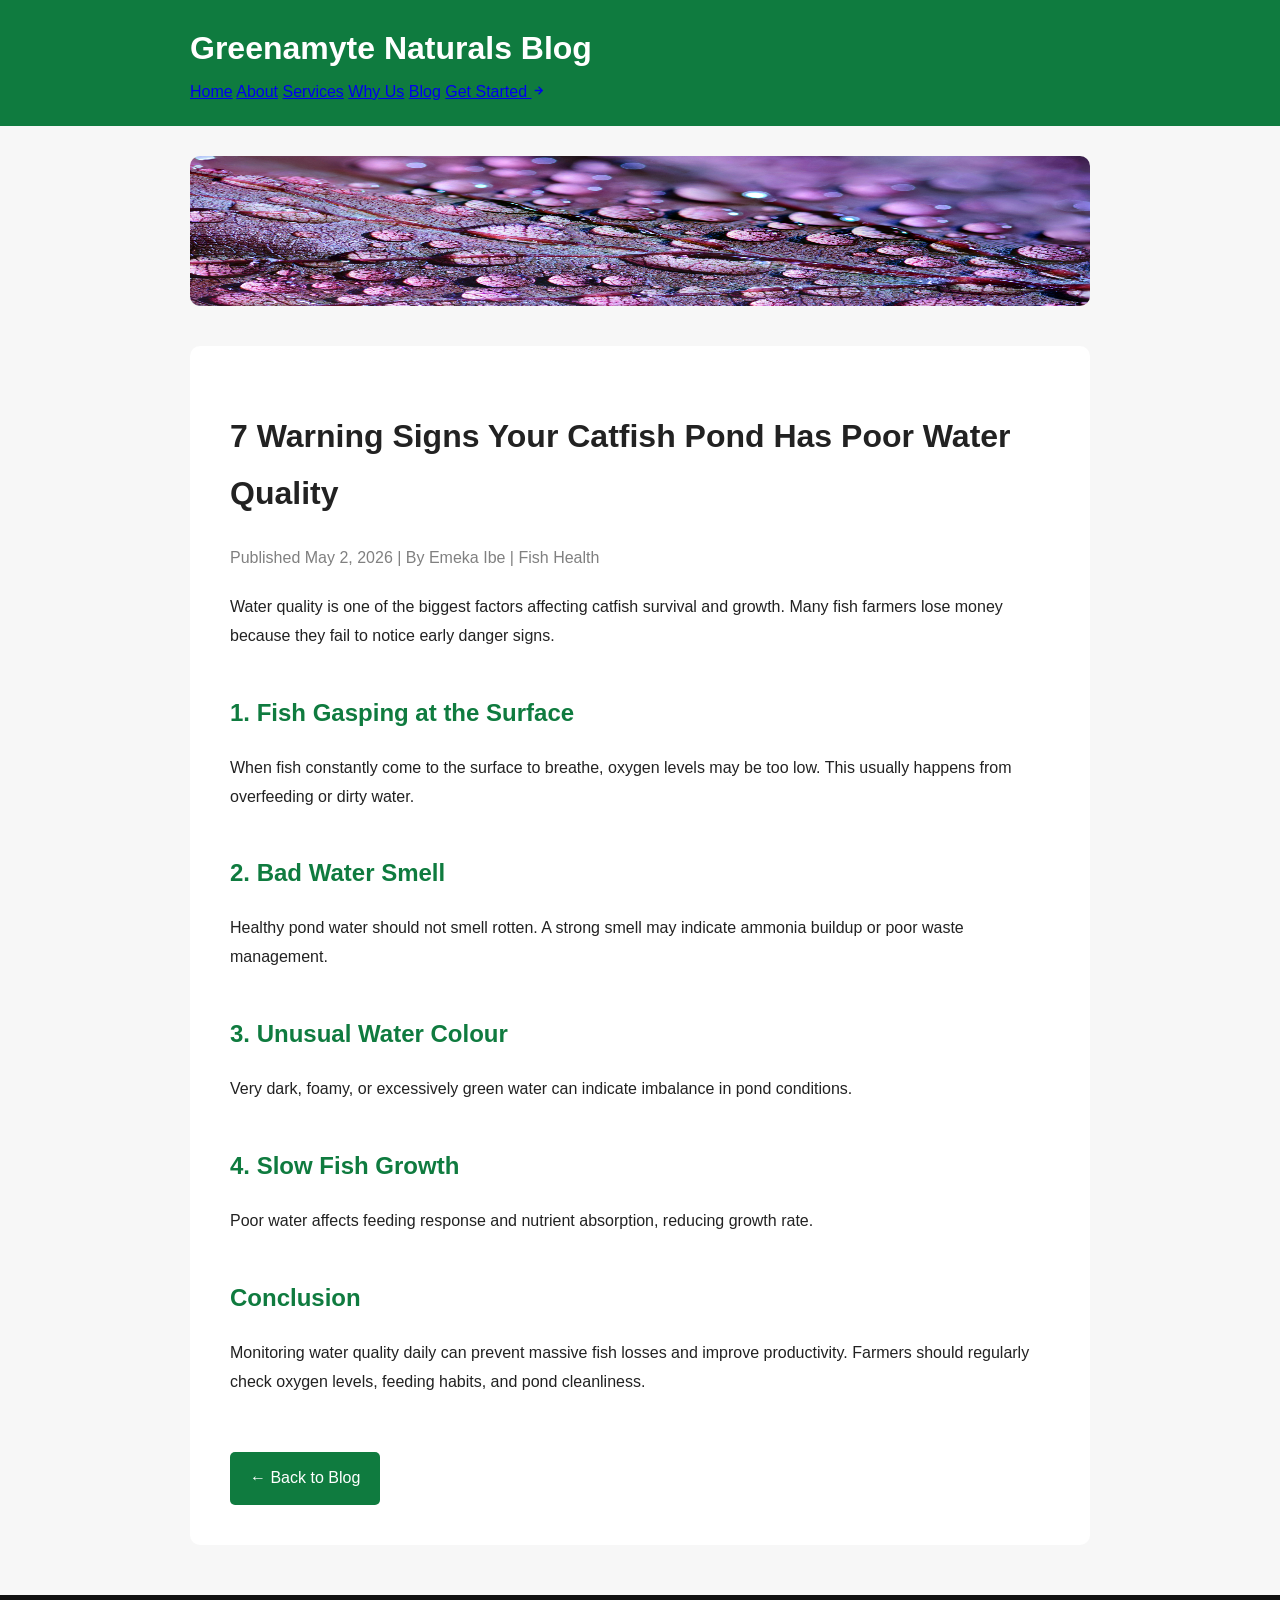
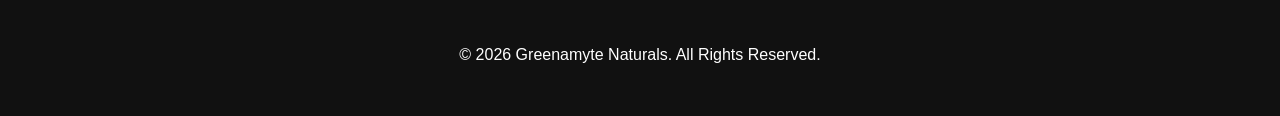
<file: blog-post-page.html>
<!DOCTYPE html>
<html lang="en">
<head>
    <meta charset="UTF-8">
    <meta name="viewport" content="width=device-width, initial-scale=1.0">
    
    <!-- SEO TITLE -->
    <title>7 Warning Signs Your Catfish Pond Has Poor Water Quality | Greenamyte Naturals</title>

    <!-- SEO META DESCRIPTION -->
    <meta name="description" content="Learn the major warning signs of poor water quality in catfish ponds, including ammonia spikes, fish gasping, and bad water colour.">

    <!-- SEO KEYWORDS -->
    <meta name="keywords" content="catfish pond, water quality, catfish farming Nigeria, aquaculture tips">


    <style>
        body{
            font-family: Arial, sans-serif;
            margin: 0;
            padding: 0;
            background: #f7f7f7;
            color: #222;
            line-height: 1.8;
        }

        .container{
            width: 90%;
            max-width: 900px;
            margin: auto;
        }

        header{
            background: #0f7b3f;
            color: white;
            padding: 20px 0;
        }

        header h1{
            margin: 0;
        }

        .hero-image{
            width: 100%;
            border-radius: 10px;
            margin-top: 30px;
        }

        .post-content{
            background: white;
            padding: 40px;
            margin-top: 30px;
            border-radius: 10px;
        }

        .post-meta{
            color: gray;
            margin-bottom: 20px;
        }

        h2{
            margin-top: 40px;
            color: #0f7b3f;
        }

        .back-btn{
            display: inline-block;
            margin-top: 40px;
            text-decoration: none;
            background: #0f7b3f;
            color: white;
            padding: 12px 20px;
            border-radius: 5px;
        }

        footer{
            text-align: center;
            padding: 30px;
            margin-top: 50px;
            background: #111;
            color: white;
        }
    </style>
</head>

<body>

    <!-- HEADER -->
    <header>
        <div class="container">
            <h1>Greenamyte Naturals Blog</h1> 
            <nav class="nav-links" role="navigation" aria-label="Primary navigation">
        <a href="index.html">Home</a>
        <a href="index.html#about">About</a>
        <a href="index.html#services">Services</a>
        <a href="index.html#why-us">Why Us</a>
        <a href="blog.html" aria-current="page" class="nav-active">Blog</a>
        <a href="index.html#contact" class="nav-cta">
          Get Started
          <svg width="13" height="13" viewBox="0 0 24 24" fill="none" stroke="currentColor" stroke-width="2.5" aria-hidden="true"><path d="M5 12h14M12 5l7 7-7 7"/></svg>
        </a>
      </nav>
        </div>
        
    </header>

    <!-- MAIN CONTENT -->
    <div class="container">

        <!-- FEATURE IMAGE -->
        <img src="images/pexels-pixabay-459301.jpg" alt="Catfish pond water quality" class="hero-image" width="320px" height="150px">

        <!-- ARTICLE -->
        <div class="post-content">

            <!-- ARTICLE TITLE -->
            <h1>7 Warning Signs Your Catfish Pond Has Poor Water Quality</h1>

            <!-- POST META -->
            <p class="post-meta">
                Published May 2, 2026 | By Emeka Ibe | Fish Health
            </p>

            <!-- INTRO -->
            <p>
                Water quality is one of the biggest factors affecting catfish survival and growth.
                Many fish farmers lose money because they fail to notice early danger signs.
            </p>

            <!-- SECTION -->
            <h2>1. Fish Gasping at the Surface</h2>

            <p>
                When fish constantly come to the surface to breathe, oxygen levels may be too low.
                This usually happens from overfeeding or dirty water.
            </p>

            <!-- SECTION -->
            <h2>2. Bad Water Smell</h2>

            <p>
                Healthy pond water should not smell rotten. A strong smell may indicate ammonia buildup
                or poor waste management.
            </p>

            <!-- SECTION -->
            <h2>3. Unusual Water Colour</h2>

            <p>
                Very dark, foamy, or excessively green water can indicate imbalance in pond conditions.
            </p>

            <!-- SECTION -->
            <h2>4. Slow Fish Growth</h2>

            <p>
                Poor water affects feeding response and nutrient absorption, reducing growth rate.
            </p>

            <!-- CONCLUSION -->
            <h2>Conclusion</h2>

            <p>
                Monitoring water quality daily can prevent massive fish losses and improve productivity.
                Farmers should regularly check oxygen levels, feeding habits, and pond cleanliness.
            </p>

            <!-- BACK BUTTON -->
            <a href="blog.html" class="back-btn">
                ← Back to Blog
            </a>

        </div>

    </div>

    <!-- FOOTER -->
    <footer>
        <p>© 2026 Greenamyte Naturals. All Rights Reserved.</p>
    </footer>

</body>
</html>
</file>
<file: style.css>
/* ================================================================
   AquaFarm Nigeria — Premium CSS v3.0
   Font: DM Serif Display + DM Sans
   Light + Dark Mode · CSS-only animations
================================================================ */

/* ── CSS Custom Properties ───────────────────────────────────── */
:root {
  /* Brand palette — light mode */
  --clr-bg:          #f7f6f2;
  --clr-bg-alt:      #eeecea;
  --clr-surface:     #ffffff;
  --clr-surface-2:   #f2f0ec;
  --clr-border:      rgba(0,0,0,0.08);
  --clr-border-med:  rgba(0,0,0,0.14);

  --clr-ink:         #0f1a0e;
  --clr-ink-2:       #2c3b2b;
  --clr-ink-3:       #5a6b59;
  --clr-muted:       #8a9989;

  --clr-accent:      #1a6b3c;   /* deep forest green */
  --clr-accent-lt:   #d4edd9;
  --clr-accent-glow: rgba(26,107,60,0.15);
  --clr-gold:        #c9a63a;
  --clr-gold-lt:     #faf3dc;

  --clr-dark-band:   #0a1f10;
  --clr-dark-ink:    #e8f0e6;
  --clr-dark-muted:  #8bad8c;

  /* Typography */
  --ff-display: 'DM Serif Display', Georgia, serif;
  --ff-body:    'DM Sans', system-ui, sans-serif;

  --text-xs:   0.75rem;
  --text-sm:   0.875rem;
  --text-base: 1rem;
  --text-lg:   1.125rem;
  --text-xl:   1.25rem;
  --text-2xl:  1.5rem;
  --text-3xl:  2rem;
  --text-4xl:  2.75rem;
  --text-5xl:  3.75rem;
  --text-6xl:  5rem;

  /* Spacing */
  --space-1: 0.25rem;
  --space-2: 0.5rem;
  --space-3: 0.75rem;
  --space-4: 1rem;
  --space-5: 1.25rem;
  --space-6: 1.5rem;
  --space-8: 2rem;
  --space-10: 2.5rem;
  --space-12: 3rem;
  --space-16: 4rem;
  --space-20: 5rem;
  --space-24: 6rem;
  --space-32: 8rem;

  /* Layout */
  --container: 1160px;
  --radius-sm: 6px;
  --radius-md: 12px;
  --radius-lg: 20px;
  --radius-xl: 28px;
  --radius-full: 9999px;

  /* Shadows */
  --shadow-sm:  0 1px 3px rgba(0,0,0,0.06), 0 1px 2px rgba(0,0,0,0.04);
  --shadow-md:  0 4px 16px rgba(0,0,0,0.08), 0 2px 6px rgba(0,0,0,0.04);
  --shadow-lg:  0 12px 40px rgba(0,0,0,0.10), 0 4px 12px rgba(0,0,0,0.06);
  --shadow-xl:  0 24px 64px rgba(0,0,0,0.12), 0 8px 24px rgba(0,0,0,0.06);

  /* Transitions */
  --ease-out: cubic-bezier(0.16, 1, 0.3, 1);
  --ease-in-out: cubic-bezier(0.45, 0, 0.55, 1);
  --dur-fast: 0.18s;
  --dur-base: 0.28s;
  --dur-slow: 0.45s;
}

/* ── Dark Mode — activated by checkbox hack ──────────────────── */
.dark-toggle-input:checked ~ * {
  --clr-bg:         #0d1810;
  --clr-bg-alt:     #111f14;
  --clr-surface:    #152019;
  --clr-surface-2:  #1c2d1f;
  --clr-border:     rgba(255,255,255,0.07);
  --clr-border-med: rgba(255,255,255,0.12);

  --clr-ink:        #e4ede2;
  --clr-ink-2:      #c0d4bc;
  --clr-ink-3:      #8aac86;
  --clr-muted:      #5a7a56;

  --clr-accent:     #3aad68;
  --clr-accent-lt:  rgba(58,173,104,0.12);
  --clr-accent-glow:rgba(58,173,104,0.2);
  --clr-gold:       #e8c050;
  --clr-gold-lt:    rgba(232,192,80,0.1);

  --shadow-sm:  0 1px 3px rgba(0,0,0,0.3);
  --shadow-md:  0 4px 16px rgba(0,0,0,0.35);
  --shadow-lg:  0 12px 40px rgba(0,0,0,0.45);
  --shadow-xl:  0 24px 64px rgba(0,0,0,0.55);
}

/* ── Dark Mode Toggle UI ─────────────────────────────────────── */
.dark-toggle-input {
  position: fixed;
  opacity: 0;
  pointer-events: none;
}

.dark-toggle-btn {
  position: fixed;
  top: 1.25rem;
  right: 1.25rem;
  z-index: 1000;
  cursor: pointer;
}

.toggle-track {
  display: flex;
  align-items: center;
  width: 52px;
  height: 28px;
  background: var(--clr-surface);
  border: 1.5px solid var(--clr-border-med);
  border-radius: var(--radius-full);
  position: relative;
  box-shadow: var(--shadow-md);
  transition: background var(--dur-base) var(--ease-out),
              border-color var(--dur-base) var(--ease-out);
  padding: 0 4px;
  gap: 2px;
}

.toggle-icon {
  display: flex;
  align-items: center;
  justify-content: center;
  width: 18px;
  height: 18px;
  color: var(--clr-muted);
  transition: color var(--dur-base);
  flex-shrink: 0;
  z-index: 1;
}

.toggle-thumb {
  position: absolute;
  top: 3px;
  left: 3px;
  width: 20px;
  height: 20px;
  background: var(--clr-accent);
  border-radius: 50%;
  transition: transform var(--dur-base) var(--ease-out),
              background var(--dur-base);
  box-shadow: 0 1px 4px rgba(0,0,0,0.25);
}

.dark-toggle-input:checked ~ .dark-toggle-btn .toggle-thumb {
  transform: translateX(24px);
}

/* ── Base Reset ──────────────────────────────────────────────── */
*, *::before, *::after { box-sizing: border-box; margin: 0; padding: 0; }

html {
  scroll-behavior: smooth;
  font-size: 16px;
  -webkit-text-size-adjust: 100%;
}

body {
  font-family: var(--ff-body);
  font-weight: 400;
  line-height: 1.65;
  color: var(--clr-ink);
  background: var(--clr-bg);
  transition: background var(--dur-slow) var(--ease-out),
              color var(--dur-slow) var(--ease-out);
  overflow-x: hidden;
}

img, svg { display: block; max-width: 100%; }
a { color: inherit; text-decoration: none; }
ul, ol { list-style: none; }
button { cursor: pointer; font-family: inherit; border: none; background: none; }
address { font-style: normal; }
sup { font-size: 0.55em; vertical-align: super; }

.sr-only {
  position: absolute; width: 1px; height: 1px;
  padding: 0; margin: -1px; overflow: hidden;
  clip: rect(0,0,0,0); white-space: nowrap; border: 0;
}

.skip-link {
  position: absolute; top: -100%; left: 1rem;
  background: var(--clr-accent); color: #fff;
  padding: 0.5rem 1rem; border-radius: var(--radius-sm);
  font-size: var(--text-sm); font-weight: 600; z-index: 9999;
  transition: top 0.2s;
}
.skip-link:focus { top: 1rem; }

/* ── Layout ──────────────────────────────────────────────────── */
.container {
  max-width: var(--container);
  margin: 0 auto;
  padding: 0 var(--space-6);
}

.section-pad { padding: var(--space-24) 0; }

/* ── Animations ──────────────────────────────────────────────── */
@keyframes fadeUp {
  from { opacity: 0; transform: translateY(24px); }
  to   { opacity: 1; transform: translateY(0); }
}
@keyframes fadeIn {
  from { opacity: 0; }
  to   { opacity: 1; }
}
@keyframes float {
  0%, 100% { transform: translateY(0); }
  50%       { transform: translateY(-10px); }
}
@keyframes swim {
  0%   { transform: translateX(0) scaleX(1); }
  45%  { transform: translateX(70px) scaleX(1); }
  50%  { transform: translateX(70px) scaleX(-1); }
  95%  { transform: translateX(0) scaleX(-1); }
  100% { transform: translateX(0) scaleX(1); }
}
@keyframes pulse-ring {
  0%   { transform: scale(1); opacity: 0.6; }
  100% { transform: scale(2.4); opacity: 0; }
}
@keyframes spin-slow {
  from { transform: rotate(0deg); }
  to   { transform: rotate(360deg); }
}
@keyframes wave-move {
  0%   { transform: translateX(0); }
  100% { transform: translateX(-50%); }
}
@keyframes badge-pulse {
  0%, 100% { box-shadow: 0 0 0 0 rgba(26,107,60,0.4); }
  50%       { box-shadow: 0 0 0 8px rgba(26,107,60,0); }
}
@keyframes scroll-bounce {
  0%, 100% { transform: translateY(0); opacity: 1; }
  50%       { transform: translateY(8px); opacity: 0.4; }
}
@keyframes shimmer {
  0%   { background-position: -200% 0; }
  100% { background-position: 200% 0; }
}
@keyframes orb-drift {
  0%, 100% { transform: translate(0, 0) scale(1); }
  33%       { transform: translate(30px, -20px) scale(1.05); }
  66%       { transform: translate(-20px, 20px) scale(0.95); }
}

/* ── NAVBAR ──────────────────────────────────────────────────── */
.navbar {
  position: sticky; top: 0; z-index: 900;
  background: rgba(15, 26, 14, 0.423);
  backdrop-filter: blur(16px) saturate(1.6);
  -webkit-backdrop-filter: blur(16px) saturate(1.6);
  border-bottom: 1px solid var(--clr-border);
  transition: background var(--dur-slow), border-color var(--dur-slow);
}

.dark-toggle-input:checked ~ .navbar {
  background: rgba(13,24,16,0.88);
}

.nav-inner {
  display: flex;
  align-items: center;
  gap: var(--space-8);
  height: 68px;
}

/* Logo */
.logo {
  display: flex; align-items: center; gap: 10px;
  transition: opacity var(--dur-fast);
}
.logo:hover { opacity: 0.8; }

.logo-mark {
  width: 36px; height: 36px;
  background: linear-gradient(135deg, var(--clr-accent), #2d9e58);
  border-radius: var(--radius-sm);
  display: flex; align-items: center; justify-content: center;
  color: white; flex-shrink: 0;
  box-shadow: 0 2px 8px var(--clr-accent-glow);
}

.logo-text {
  font-family: var(--ff-body);
  font-size: var(--text-base);
  font-weight: 300;
  color: var(--clr-ink);
  letter-spacing: -0.01em;
  transition: color var(--dur-slow);
  white-space: nowrap;
}
.logo-text strong { font-weight: 700; }

/* Nav links */
.nav-links {
  display: flex; align-items: center; gap: var(--space-2);
  margin-left: auto;
}

.nav-links a {
  font-size: var(--text-sm);
  font-weight: 500;
  color: var(--clr-ink-3);
  padding: var(--space-2) var(--space-4);
  border-radius: var(--radius-full);
  transition: color var(--dur-fast), background var(--dur-fast);
  letter-spacing: 0.01em;
}
.nav-links a:hover {
  color: var(--clr-accent);
  background: var(--clr-accent-lt);
}

.nav-cta {
  display: inline-flex !important;
  align-items: center; gap: 6px;
  background: var(--clr-accent) !important;
  color: white !important;
  padding: 9px 18px !important;
  border-radius: var(--radius-full) !important;
  font-weight: 600 !important;
  font-size: var(--text-sm) !important;
  box-shadow: 0 2px 12px var(--clr-accent-glow);
  transition: transform var(--dur-fast), box-shadow var(--dur-fast), background var(--dur-fast) !important;
}
.nav-cta:hover {
  background: #155c34 !important;
  transform: translateY(-1px);
  box-shadow: 0 4px 20px var(--clr-accent-glow) !important;
}

/* Hamburger */
.menu-toggle { display: none; }
.hamburger {
  display: none;
  flex-direction: column; gap: 5px;
  cursor: pointer; padding: var(--space-2);
  margin-left: auto;
}
.hamburger span {
  display: block; width: 22px; height: 2px;
  background: var(--clr-ink);
  border-radius: 2px;
  transition: transform var(--dur-base), opacity var(--dur-base);
}

/* ── HERO ────────────────────────────────────────────────────── */
.hero {
  position: relative;
  min-height: 100vh;
  display: flex; align-items: center;
  overflow: hidden;
  background: var(--clr-bg);
  padding: var(--space-32) 0 var(--space-20);
}

/* Background */
.hero-bg { position: absolute; inset: 0; pointer-events: none; }

.orb {
  position: absolute;
  border-radius: 50%;
  filter: blur(70px);
  animation: orb-drift 12s ease-in-out infinite;
}
.orb-1 {
  width: 500px; height: 500px;
  background: radial-gradient(circle, rgba(26,107,60,0.22) 0%, transparent 70%);
  top: -10%; left: -8%;
  animation-duration: 14s;
}
.orb-2 {
  width: 400px; height: 400px;
  background: radial-gradient(circle, rgba(201,166,58,0.15) 0%, transparent 70%);
  top: 30%; right: -5%;
  animation-duration: 18s;
  animation-delay: -4s;
}
.orb-3 {
  width: 300px; height: 300px;
  background: radial-gradient(circle, rgba(26,107,60,0.12) 0%, transparent 70%);
  bottom: 10%; left: 35%;
  animation-duration: 22s;
  animation-delay: -8s;
}

.grid-overlay {
  position: absolute; inset: 0;
  background-image:
    linear-gradient(var(--clr-border) 1px, transparent 1px),
    linear-gradient(90deg, var(--clr-border) 1px, transparent 1px);
  background-size: 60px 60px;
  opacity: 0.4;
}

.noise-overlay {
  position: absolute; inset: 0;
  background-image: url("data:image/svg+xml,%3Csvg viewBox='0 0 256 256' xmlns='http://www.w3.org/2000/svg'%3E%3Cfilter id='noise'%3E%3CfeTurbulence type='fractalNoise' baseFrequency='0.9' numOctaves='4' stitchTiles='stitch'/%3E%3C/filter%3E%3Crect width='100%25' height='100%25' filter='url(%23noise)' opacity='0.03'/%3E%3C/svg%3E");
  opacity: 0.5;
  pointer-events: none;
}

.hero-inner {
  position: relative; z-index: 2;
  display: grid;
  grid-template-columns: 1fr 1fr;
  gap: var(--space-16);
  align-items: center;
}

/* Hero text */
.hero-text {
  animation: fadeUp 0.8s var(--ease-out) both;
}

.hero-badge {
  display: inline-flex; align-items: center; gap: 8px;
  background: var(--clr-accent-lt);
  color: var(--clr-accent);
  border: 1px solid rgba(26,107,60,0.2);
  border-radius: var(--radius-full);
  padding: 6px 14px 6px 10px;
  font-size: var(--text-xs);
  font-weight: 600;
  letter-spacing: 0.06em;
  text-transform: uppercase;
  margin-bottom: var(--space-6);
  animation: fadeUp 0.7s 0.1s var(--ease-out) both;
}

.badge-pulse {
  width: 7px; height: 7px;
  background: var(--clr-accent);
  border-radius: 50%;
  animation: badge-pulse 2s ease infinite;
}

h1, h2, h3, h4 { font-family: var(--ff-display); line-height: 1.1; }

h1 {
  font-size: clamp(var(--text-4xl), 5.5vw, var(--text-6xl));
  font-weight: 400;
  color: var(--clr-ink);
  letter-spacing: -0.025em;
  margin-bottom: var(--space-6);
  animation: fadeUp 0.8s 0.15s var(--ease-out) both;
}

h1 em {
  font-style: italic;
  color: var(--clr-accent);
}

.hero-sub {
  font-size: var(--text-lg);
  font-weight: 300;
  color: var(--clr-ink-3);
  max-width: 46ch;
  line-height: 1.7;
  margin-bottom: var(--space-8);
  animation: fadeUp 0.8s 0.25s var(--ease-out) both;
}

/* Buttons */
.hero-cta {
  display: flex; align-items: center; gap: var(--space-4);
  margin-bottom: var(--space-12);
  animation: fadeUp 0.8s 0.35s var(--ease-out) both;
  flex-wrap: wrap;
}

.btn {
  display: inline-flex; align-items: center; gap: 8px;
  font-family: var(--ff-body);
  font-size: var(--text-sm);
  font-weight: 600;
  border-radius: var(--radius-full);
  padding: 13px 26px;
  transition: transform var(--dur-fast), box-shadow var(--dur-fast), background var(--dur-fast), color var(--dur-fast), border-color var(--dur-fast);
  letter-spacing: 0.02em;
  position: relative;
  overflow: hidden;
}

.btn::after {
  content: '';
  position: absolute; inset: 0;
  background: linear-gradient(135deg, rgba(255,255,255,0.2) 0%, transparent 60%);
  opacity: 0;
  transition: opacity var(--dur-fast);
}
.btn:hover::after { opacity: 1; }

.btn-primary {
  background: var(--clr-accent);
  color: #fff;
  box-shadow: 0 2px 12px var(--clr-accent-glow), inset 0 1px 0 rgba(255,255,255,0.15);
}
.btn-primary:hover {
  background: #155c34;
  transform: translateY(-2px);
  box-shadow: 0 6px 24px var(--clr-accent-glow);
}
.btn-primary:active { transform: translateY(0); }

.btn-ghost {
  background: transparent;
  color: var(--clr-ink);
  border: 1.5px solid var(--clr-border-med);
  padding: 12px 24px;
}
.btn-ghost:hover {
  background: var(--clr-surface);
  border-color: var(--clr-accent);
  color: var(--clr-accent);
  transform: translateY(-2px);
  box-shadow: var(--shadow-md);
}

.full-width { width: 100%; justify-content: center; }

/* Hero stats */
.hero-stats {
  display: flex; align-items: center; gap: var(--space-8);
  animation: fadeUp 0.8s 0.45s var(--ease-out) both;
}

.stat { text-align: left; }

.stat-num {
  display: block;
  font-family: var(--ff-display);
  font-size: var(--text-3xl);
  font-weight: 400;
  color: var(--clr-ink);
  line-height: 1;
  letter-spacing: -0.02em;
  margin-bottom: 2px;
}

.stat-label {
  display: block;
  font-size: var(--text-xs);
  font-weight: 500;
  color: var(--clr-muted);
  text-transform: uppercase;
  letter-spacing: 0.08em;
}

.stat-divider {
  width: 1px; height: 40px;
  background: var(--clr-border-med);
  flex-shrink: 0;
}

/* Pond card */
.hero-image {
  animation: fadeUp 0.9s 0.3s var(--ease-out) both;
}

.pond-card {
  background: var(--clr-surface);
  border: 1px solid var(--clr-border);
  border-radius: var(--radius-xl);
  overflow: hidden;
  box-shadow: var(--shadow-xl);
  transition: box-shadow var(--dur-base), transform var(--dur-base);
}
.pond-card:hover {
  box-shadow: 0 32px 80px rgba(0,0,0,0.14);
  transform: translateY(-4px);
}

.pond-header {
  display: flex; align-items: center; gap: 8px;
  padding: var(--space-4) var(--space-5);
  border-bottom: 1px solid var(--clr-border);
  background: var(--clr-surface-2);
}

.pond-dot {
  width: 8px; height: 8px;
  background: #3bc47a;
  border-radius: 50%;
  animation: badge-pulse 2s ease infinite;
  flex-shrink: 0;
}

.pond-status {
  font-size: var(--text-xs);
  font-weight: 600;
  color: var(--clr-ink-3);
  text-transform: uppercase;
  letter-spacing: 0.08em;
  flex: 1;
}

.pond-signal {
  width: 6px; height: 6px;
  background: var(--clr-muted);
  border-radius: 50%;
  opacity: 0.5;
}

.pond-visual {
  height: 180px;
  background: linear-gradient(180deg, #0e4a2d 0%, #1a6b3c 40%, #2a9e5a 70%, #4db87a 100%);
  position: relative;
  overflow: hidden;
}

.water {
  position: absolute; inset: 0;
  display: flex; align-items: center; justify-content: space-around;
}

.wave {
  position: absolute; bottom: 0; left: 0;
  width: 200%; height: 40px;
  border-radius: 50% 50% 0 0;
  opacity: 0.2;
  animation: wave-move 4s linear infinite;
}
.w1 {
  background: rgba(255,255,255,0.3);
  animation-duration: 5s;
}
.w2 {
  background: rgba(255,255,255,0.15);
  animation-duration: 7s;
  animation-delay: -2s;
  bottom: 8px;
}

.fish {
  font-size: 1.5rem;
  position: absolute;
  filter: drop-shadow(0 2px 4px rgba(0,0,0,0.3));
}
.f1 { animation: swim 4s linear infinite;          top: 30%; left: 5%; }
.f2 { animation: swim 6s linear infinite 1.5s;     top: 55%; left: 15%; }
.f3 { animation: swim 5s linear infinite 0.8s;     top: 20%; left: 30%; }
.f4 { animation: swim 7s linear infinite 2.2s;     top: 65%; left: 50%; }
.f5 { animation: swim 4.5s linear infinite 3s;     top: 40%; left: 70%; }

.pond-metrics {
  display: grid; grid-template-columns: repeat(3, 1fr);
  gap: 0;
}

.metric {
  padding: var(--space-5) var(--space-4);
  text-align: center;
  border-right: 1px solid var(--clr-border);
  transition: background var(--dur-fast);
}
.metric:last-child { border-right: none; }
.metric:hover { background: var(--clr-accent-lt); }

.metric-val {
  display: block;
  font-family: var(--ff-display);
  font-size: var(--text-xl);
  font-weight: 400;
  color: var(--clr-accent);
  letter-spacing: -0.02em;
  line-height: 1.1;
  margin-bottom: 2px;
}
.metric-label {
  display: block;
  font-size: 10px;
  font-weight: 600;
  color: var(--clr-muted);
  text-transform: uppercase;
  letter-spacing: 0.08em;
}

/* Scroll hint */
.scroll-hint {
  position: absolute;
  bottom: var(--space-8); left: 50%;
  transform: translateX(-50%);
  display: flex; flex-direction: column; align-items: center; gap: 6px;
  z-index: 2;
}

.scroll-line {
  width: 1px; height: 40px;
  background: linear-gradient(to bottom, var(--clr-accent), transparent);
  animation: scroll-bounce 1.8s ease-in-out infinite;
  border-radius: 1px;
}

.scroll-text {
  font-size: 9px;
  font-weight: 600;
  letter-spacing: 0.18em;
  text-transform: uppercase;
  color: var(--clr-muted);
}

/* ── SECTION COMMON ──────────────────────────────────────────── */
.section-header {
  text-align: center;
  max-width: 640px;
  margin: 0 auto var(--space-16);
}

.section-eyebrow {
  display: inline-block;
  font-size: var(--text-xs);
  font-weight: 700;
  letter-spacing: 0.14em;
  text-transform: uppercase;
  color: var(--clr-accent);
  margin-bottom: var(--space-4);
  padding: 4px 12px;
  background: var(--clr-accent-lt);
  border-radius: var(--radius-full);
  border: 1px solid rgba(26,107,60,0.15);
}

.section-eyebrow.inv {
  color: #3aad68;
  background: rgba(58,173,104,0.12);
  border-color: rgba(58,173,104,0.2);
}

h2 {
  font-size: clamp(var(--text-3xl), 4vw, var(--text-5xl));
  font-weight: 400;
  letter-spacing: -0.02em;
  color: var(--clr-ink);
  margin-bottom: var(--space-5);
  transition: color var(--dur-slow);
}

.section-header.light h2 { color: var(--clr-dark-ink); }

.section-sub {
  font-size: var(--text-base);
  color: var(--clr-ink-3);
  line-height: 1.7;
  font-weight: 300;
}

.section-header.light .section-sub { color: var(--clr-dark-muted); }

.accent-text { color: var(--clr-accent); }

/* ── ABOUT ───────────────────────────────────────────────────── */
.about { background: var(--clr-surface); }

.about-grid {
  display: grid;
  grid-template-columns: 1fr 1.2fr;
  gap: var(--space-16);
  align-items: center;
}

/* About visual */
.about-visual { position: relative; }

.about-card {
  background: var(--clr-bg);
  border: 1px solid var(--clr-border);
  border-radius: var(--radius-xl);
  padding: var(--space-10);
  text-align: center;
  position: relative;
  overflow: hidden;
  box-shadow: var(--shadow-lg);
  transition: transform var(--dur-base), box-shadow var(--dur-base);
}
.about-card:hover {
  transform: translateY(-6px);
  box-shadow: var(--shadow-xl);
}

.about-icon-wrap {
  width: 64px; height: 64px;
  background: linear-gradient(135deg, var(--clr-accent-lt), var(--clr-gold-lt));
  border-radius: var(--radius-lg);
  display: flex; align-items: center; justify-content: center;
  margin: 0 auto var(--space-5);
  color: var(--clr-accent);
  border: 1px solid rgba(26,107,60,0.15);
  animation: float 5s ease-in-out infinite;
}

.about-card-title {
  font-family: var(--ff-display);
  font-size: var(--text-2xl);
  color: var(--clr-ink);
  margin-bottom: 6px;
}
.about-card-sub {
  font-size: var(--text-sm);
  color: var(--clr-muted);
  font-weight: 400;
  letter-spacing: 0.05em;
}

.about-float-badge {
  position: absolute;
  bottom: -1px; right: var(--space-6);
  background: var(--clr-accent);
  color: white;
  border-radius: var(--radius-md) var(--radius-md) 0 0;
  padding: var(--space-3) var(--space-5);
  text-align: center;
  box-shadow: var(--shadow-md);
}
.about-float-badge strong { display: block; font-size: var(--text-sm); font-weight: 700; }
.about-float-badge span   { font-size: 10px; opacity: 0.85; }

.about-ring {
  position: absolute; border-radius: 50%; border-style: solid; border-color: var(--clr-border);
}
.r1 { width: 150px; height: 150px; top: -40px; left: -40px; border-width: 1px; animation: spin-slow 20s linear infinite; }
.r2 { width: 200px; height: 200px; bottom: -60px; right: -60px; border-width: 1px; animation: spin-slow 30s linear infinite reverse; }
.r3 { width: 100px; height: 100px; top: 50%; right: -30px; border-width: 1px; transform: translateY(-50%); opacity: 0.5; }

/* About content */
.about-content { padding-left: var(--space-4); }

.about-content .section-eyebrow { margin-bottom: var(--space-5); }

.about-content h2 { margin-bottom: var(--space-6); }

.lead {
  font-size: var(--text-lg);
  font-weight: 300;
  color: var(--clr-ink-2);
  line-height: 1.7;
  margin-bottom: var(--space-5);
}

.about-content > p {
  color: var(--clr-ink-3);
  line-height: 1.7;
  margin-bottom: var(--space-8);
}

/* Values */
.values-list { display: flex; flex-direction: column; gap: var(--space-5); }

.value-item {
  display: flex; align-items: flex-start; gap: var(--space-4);
  padding: var(--space-5);
  background: var(--clr-surface-2);
  border-radius: var(--radius-md);
  border: 1px solid var(--clr-border);
  transition: border-color var(--dur-fast), box-shadow var(--dur-fast), transform var(--dur-fast);
}
.value-item:hover {
  border-color: var(--clr-accent);
  box-shadow: 0 0 0 3px var(--clr-accent-glow);
  transform: translateX(4px);
}

.value-check {
  width: 24px; height: 24px; flex-shrink: 0;
  background: var(--clr-accent);
  color: white;
  border-radius: 50%;
  display: flex; align-items: center; justify-content: center;
  margin-top: 2px;
}

.value-title {
  font-family: var(--ff-body);
  font-size: var(--text-base);
  font-weight: 600;
  color: var(--clr-ink);
  margin-bottom: 2px;
  letter-spacing: -0.01em;
}

.value-item p {
  font-size: var(--text-sm);
  color: var(--clr-ink-3);
  margin: 0;
  line-height: 1.5;
}

/* ── SERVICES ────────────────────────────────────────────────── */
.services { background: var(--clr-bg); }

.services-grid {
  display: grid;
  grid-template-columns: repeat(3, 1fr);
  gap: var(--space-6);
}

.service-card {
  background: var(--clr-surface);
  border: 1px solid var(--clr-border);
  border-radius: var(--radius-lg);
  padding: var(--space-8);
  position: relative;
  overflow: hidden;
  transition: transform var(--dur-base), box-shadow var(--dur-base), border-color var(--dur-base);
  display: flex; flex-direction: column;
}

.service-card::before {
  content: '';
  position: absolute; top: 0; left: 0; right: 0;
  height: 3px;
  background: linear-gradient(90deg, var(--clr-accent), var(--clr-gold));
  transform: scaleX(0);
  transform-origin: left;
  transition: transform var(--dur-base) var(--ease-out);
}

.service-card:hover {
  transform: translateY(-6px);
  box-shadow: var(--shadow-xl);
  border-color: var(--clr-accent);
}
.service-card:hover::before { transform: scaleX(1); }

.card-top {
  display: flex; align-items: flex-start; justify-content: space-between;
  margin-bottom: var(--space-6);
}

.card-icon {
  width: 48px; height: 48px;
  background: var(--clr-accent-lt);
  color: var(--clr-accent);
  border-radius: var(--radius-md);
  display: flex; align-items: center; justify-content: center;
  border: 1px solid rgba(26,107,60,0.15);
  transition: background var(--dur-fast), transform var(--dur-fast);
}
.service-card:hover .card-icon {
  background: var(--clr-accent);
  color: white;
  transform: scale(1.08);
}

.card-num {
  font-family: var(--ff-display);
  font-size: var(--text-4xl);
  color: var(--clr-border-med);
  line-height: 1;
  font-weight: 400;
  transition: color var(--dur-base);
  user-select: none;
}
.service-card:hover .card-num { color: var(--clr-accent-lt); }

.service-card h3 {
  font-family: var(--ff-body);
  font-size: var(--text-lg);
  font-weight: 700;
  color: var(--clr-ink);
  margin-bottom: var(--space-3);
  letter-spacing: -0.01em;
  transition: color var(--dur-fast);
}

.service-card p {
  font-size: var(--text-sm);
  color: var(--clr-ink-3);
  line-height: 1.65;
  flex: 1;
  margin-bottom: var(--space-6);
}

.card-link {
  display: inline-flex; align-items: center; gap: 6px;
  font-size: var(--text-sm); font-weight: 600;
  color: var(--clr-accent);
  padding: 8px 0;
  border-bottom: 1.5px solid transparent;
  transition: border-color var(--dur-fast), gap var(--dur-fast);
  width: fit-content;
  margin-top: auto;
}
.card-link:hover { border-bottom-color: var(--clr-accent); gap: 10px; }

/* ── WHY US ──────────────────────────────────────────────────── */
.why-us {
  background: var(--clr-dark-band);
  position: relative;
  overflow: hidden;
}

.why-us::before {
  content: '';
  position: absolute; inset: 0;
  background-image:
    radial-gradient(circle at 20% 50%, rgba(26,107,60,0.2) 0%, transparent 50%),
    radial-gradient(circle at 80% 20%, rgba(201,166,58,0.1) 0%, transparent 40%);
  pointer-events: none;
}

/* Impact grid */
.impact-grid {
  display: grid;
  grid-template-columns: repeat(4, 1fr);
  gap: var(--space-4);
  margin-bottom: var(--space-16);
  position: relative; z-index: 1;
}

.impact-card {
  background: rgba(255,255,255,0.04);
  border: 1px solid rgba(255,255,255,0.08);
  border-radius: var(--radius-lg);
  padding: var(--space-8) var(--space-6);
  text-align: center;
  transition: background var(--dur-base), border-color var(--dur-base), transform var(--dur-base);
}
.impact-card:hover {
  background: rgba(255,255,255,0.07);
  border-color: rgba(58,173,104,0.3);
  transform: translateY(-4px);
}

.impact-num {
  display: block;
  font-family: var(--ff-display);
  font-size: clamp(var(--text-3xl), 3.5vw, var(--text-5xl));
  font-weight: 400;
  color: #3aad68;
  letter-spacing: -0.03em;
  line-height: 1;
  margin-bottom: var(--space-2);
}

.impact-label {
  display: block;
  font-size: var(--text-xs);
  font-weight: 600;
  color: var(--clr-dark-muted);
  text-transform: uppercase;
  letter-spacing: 0.1em;
}

/* Features */
.features-grid {
  display: grid;
  grid-template-columns: repeat(4, 1fr);
  gap: var(--space-4);
  position: relative; z-index: 1;
}

.feature {
  background: rgba(255,255,255,0.03);
  border: 1px solid rgba(255,255,255,0.06);
  border-radius: var(--radius-lg);
  padding: var(--space-8) var(--space-6);
  text-align: center;
  transition: background var(--dur-base), border-color var(--dur-base), transform var(--dur-base);
}
.feature:hover {
  background: rgba(255,255,255,0.06);
  border-color: rgba(58,173,104,0.2);
  transform: translateY(-4px);
}

.feat-icon {
  display: flex; align-items: center; justify-content: center;
  width: 52px; height: 52px;
  background: rgba(58,173,104,0.12);
  color: #3aad68;
  border-radius: var(--radius-md);
  margin: 0 auto var(--space-5);
  transition: background var(--dur-fast), transform var(--dur-fast);
  border: 1px solid rgba(58,173,104,0.2);
}
.feature:hover .feat-icon {
  background: rgba(58,173,104,0.2);
  transform: scale(1.1);
}

.feat-title {
  font-family: var(--ff-body);
  font-size: var(--text-base);
  font-weight: 700;
  color: var(--clr-dark-ink);
  margin-bottom: var(--space-3);
  letter-spacing: -0.01em;
}

.feature p {
  font-size: var(--text-sm);
  color: var(--clr-dark-muted);
  line-height: 1.6;
}

/* ── CONTACT ─────────────────────────────────────────────────── */
.contact { background: var(--clr-surface); }

.contact-grid {
  display: grid;
  grid-template-columns: 1fr 1.5fr;
  gap: var(--space-12);
  align-items: start;
}

/* Contact info */
.contact-info {
  background: var(--clr-bg);
  border: 1px solid var(--clr-border);
  border-radius: var(--radius-xl);
  padding: var(--space-8);
}

.contact-info-title {
  font-family: var(--ff-display);
  font-size: var(--text-2xl);
  color: var(--clr-ink);
  margin-bottom: var(--space-6);
  font-weight: 400;
}

.info-list { display: flex; flex-direction: column; gap: var(--space-5); }

.info-item {
  display: flex; align-items: flex-start; gap: var(--space-4);
  padding: var(--space-4);
  border-radius: var(--radius-md);
  transition: background var(--dur-fast);
}
.info-item:hover { background: var(--clr-surface); }

.info-icon {
  width: 36px; height: 36px; flex-shrink: 0;
  background: var(--clr-accent-lt);
  color: var(--clr-accent);
  border-radius: var(--radius-sm);
  display: flex; align-items: center; justify-content: center;
  border: 1px solid rgba(26,107,60,0.15);
}

.info-item strong {
  display: block;
  font-size: var(--text-xs);
  font-weight: 700;
  text-transform: uppercase;
  letter-spacing: 0.08em;
  color: var(--clr-muted);
  margin-bottom: 3px;
}

.info-item p {
  font-size: var(--text-sm);
  color: var(--clr-ink-2);
  line-height: 1.5;
}

.info-item a {
  color: var(--clr-accent);
  transition: opacity var(--dur-fast);
}
.info-item a:hover { opacity: 0.75; }

.contact-trust {
  display: flex; align-items: center; gap: 8px;
  margin-top: var(--space-6);
  padding: var(--space-4) var(--space-5);
  background: rgba(26,107,60,0.06);
  border: 1px solid rgba(26,107,60,0.15);
  border-radius: var(--radius-md);
  font-size: var(--text-sm);
  font-weight: 500;
  color: var(--clr-accent);
}

.trust-dot {
  width: 8px; height: 8px; flex-shrink: 0;
  background: #3bc47a; border-radius: 50%;
  animation: badge-pulse 2s ease infinite;
}

/* Form */
.form-card {
  background: var(--clr-surface-2);
  border: 1px solid var(--clr-border);
  border-radius: var(--radius-xl);
  padding: var(--space-10);
  box-shadow: var(--shadow-md);
  transition: box-shadow var(--dur-base);
}
.form-card:hover { box-shadow: var(--shadow-lg); }

.form-row {
  display: grid;
  grid-template-columns: 1fr 1fr;
  gap: var(--space-4);
}

.form-group {
  display: flex; flex-direction: column; gap: var(--space-2);
  margin-bottom: var(--space-5);
}
.form-group:last-of-type { margin-bottom: 0; }

.contact-form label {
  font-size: var(--text-sm);
  font-weight: 600;
  color: var(--clr-ink-2);
  letter-spacing: 0.01em;
}

.required-star { color: var(--clr-accent); }

.contact-form input,
.contact-form select,
.contact-form textarea {
  font-family: var(--ff-body);
  font-size: var(--text-sm);
  color: var(--clr-ink);
  background: var(--clr-surface);
  border: 1.5px solid var(--clr-border-med);
  border-radius: var(--radius-md);
  padding: 12px 14px;
  width: 100%;
  transition: border-color var(--dur-fast), box-shadow var(--dur-fast), background var(--dur-fast);
  outline: none;
  -webkit-appearance: none;
}

.contact-form input::placeholder,
.contact-form textarea::placeholder { color: var(--clr-muted); }

.contact-form input:focus,
.contact-form select:focus,
.contact-form textarea:focus {
  border-color: var(--clr-accent);
  box-shadow: 0 0 0 4px var(--clr-accent-glow);
  background: var(--clr-surface);
}

.contact-form select {
  cursor: pointer;
  background-image: url("data:image/svg+xml,%3Csvg width='12' height='8' viewBox='0 0 12 8' fill='none' xmlns='http://www.w3.org/2000/svg'%3E%3Cpath d='M1 1L6 6L11 1' stroke='%235a6b59' stroke-width='1.5' stroke-linecap='round'/%3E%3C/svg%3E");
  background-repeat: no-repeat;
  background-position: right 14px center;
  padding-right: 40px;
}

.contact-form textarea { resize: vertical; min-height: 100px; line-height: 1.6; }

.form-group + .btn { margin-top: var(--space-2); }

/* ── FOOTER ──────────────────────────────────────────────────── */
.footer {
  background: var(--clr-ink);
  color: rgba(255,255,255,0.7);
  position: relative;
}

.dark-toggle-input:checked ~ .footer {
  background: #060e07;
}

.footer-top-line {
  height: 3px;
  background: linear-gradient(90deg, var(--clr-accent), var(--clr-gold), var(--clr-accent));
  background-size: 200% 100%;
  animation: shimmer 3s linear infinite;
}

.footer-inner {
  display: grid;
  grid-template-columns: 2fr 1fr 1fr 1.2fr;
  gap: var(--space-12);
  padding-top: var(--space-16);
  padding-bottom: var(--space-16);
  align-items: start;
}

.footer-brand .logo { margin-bottom: var(--space-5); }
.footer-brand .logo-text,
.footer-brand .logo-mark { color: white; }
.footer-brand .logo-mark { background: rgba(255,255,255,0.1); }

.footer-brand p {
  font-size: var(--text-sm);
  line-height: 1.7;
  color: rgba(255,255,255,0.5);
  max-width: 30ch;
  margin-bottom: var(--space-6);
}

.footer-social {
  display: flex; gap: var(--space-3);
}

.footer-social a {
  width: 34px; height: 34px;
  background: rgba(255,255,255,0.06);
  border: 1px solid rgba(255,255,255,0.1);
  border-radius: var(--radius-sm);
  display: flex; align-items: center; justify-content: center;
  color: rgba(255,255,255,0.5);
  transition: background var(--dur-fast), color var(--dur-fast), border-color var(--dur-fast), transform var(--dur-fast);
}
.footer-social a:hover {
  background: var(--clr-accent);
  border-color: var(--clr-accent);
  color: white;
  transform: translateY(-2px);
}

.footer-links h4,
.footer-contact h4 {
  font-family: var(--ff-body);
  font-size: var(--text-xs);
  font-weight: 700;
  letter-spacing: 0.1em;
  text-transform: uppercase;
  color: rgba(255,255,255,0.4);
  margin-bottom: var(--space-5);
}

.footer-links { display: flex; flex-direction: column; gap: 0; }

.footer-links a {
  font-size: var(--text-sm);
  color: rgba(255,255,255,0.55);
  padding: 6px 0;
  border-bottom: 1px solid transparent;
  transition: color var(--dur-fast), border-color var(--dur-fast);
  width: fit-content;
}
.footer-links a:hover { color: white; border-bottom-color: rgba(255,255,255,0.2); }

.footer-contact p {
  display: flex; align-items: center; gap: 8px;
  font-size: var(--text-sm);
  color: rgba(255,255,255,0.55);
  margin-bottom: 10px;
}

.footer-contact a {
  color: rgba(255,255,255,0.55);
  transition: color var(--dur-fast);
}
.footer-contact a:hover { color: #3aad68; }

.footer-contact svg { flex-shrink: 0; color: rgba(255,255,255,0.3); }

.footer-bottom {
  border-top: 1px solid rgba(255,255,255,0.08);
}

.footer-bottom-inner {
  display: flex; align-items: center; justify-content: space-between;
  padding: var(--space-5) 0;
  font-size: var(--text-xs);
  color: rgba(255,255,255,0.3);
}

/* ── RESPONSIVE ──────────────────────────────────────────────── */
@media (max-width: 1024px) {
  .hero-inner { grid-template-columns: 1fr; gap: var(--space-12); }
  .hero-text   { text-align: center; }
  .hero-sub    { margin: 0 auto var(--space-8); }
  .hero-cta    { justify-content: center; }
  .hero-stats  { justify-content: center; }
  .hero-image  { max-width: 500px; margin: 0 auto; }

  .about-grid  { grid-template-columns: 1fr; }
  .about-content { padding-left: 0; }

  .services-grid   { grid-template-columns: repeat(2, 1fr); }
  .impact-grid     { grid-template-columns: repeat(2, 1fr); }
  .features-grid   { grid-template-columns: repeat(2, 1fr); }

  .contact-grid { grid-template-columns: 1fr; }

  .footer-inner { grid-template-columns: 1fr 1fr; gap: var(--space-8); }
}

@media (max-width: 768px) {
  .container { padding: 0 var(--space-5); }
  .section-pad { padding: var(--space-16) 0; }

  /* Nav mobile */
  .hamburger { display: flex; }

  .nav-links {
    display: none;
    position: fixed;
    inset: 0; top: 68px;
    background: var(--clr-surface);
    flex-direction: column; align-items: center; justify-content: center;
    gap: var(--space-4);
    z-index: 800;
    padding: var(--space-8);
  }

  .menu-toggle:checked ~ * .nav-links { display: flex; }

  .nav-links a {
    font-size: var(--text-lg);
    padding: var(--space-3) var(--space-6);
  }
  .nav-cta { font-size: var(--text-base) !important; padding: 12px 28px !important; }

  /* Hero */
  h1 { font-size: var(--text-4xl); }
  .scroll-hint { display: none; }

  /* Services */
  .services-grid { grid-template-columns: 1fr; }

  /* Impact */
  .impact-grid  { grid-template-columns: repeat(2, 1fr); }
  .features-grid{ grid-template-columns: 1fr 1fr; }

  /* Form */
  .form-row { grid-template-columns: 1fr; }
  .form-card { padding: var(--space-6); }

  /* Footer */
  .footer-inner { grid-template-columns: 1fr; gap: var(--space-8); }
  .footer-bottom-inner { flex-direction: column; gap: var(--space-2); text-align: center; }
}

@media (max-width: 480px) {
  h1 { font-size: var(--text-3xl); }
  h2 { font-size: var(--text-2xl); }
  .hero { padding-top: var(--space-24); padding-bottom: var(--space-16); }
  .impact-grid   { grid-template-columns: 1fr 1fr; }
  .features-grid { grid-template-columns: 1fr; }
  .hero-cta { flex-direction: column; width: 100%; }
  .btn { width: 100%; justify-content: center; }
}

/* ── Reduced Motion ──────────────────────────────────────────── */
@media (prefers-reduced-motion: reduce) {
  *, *::before, *::after {
    animation-duration: 0.01ms !important;
    transition-duration: 0.01ms !important;
  }
}

/* ================================================================
   AquaFarm Nigeria — Blog CSS v1.0
   Extends style.css — do NOT duplicate base variables/resets
   Matches: DM Serif Display + DM Sans, forest-green brand palette
================================================================ */


/* ── NAVBAR: active link state ─────────────────────────────── */
.nav-active {
  color: var(--clr-accent) !important;
  background: var(--clr-accent-lt) !important;
  border-radius: var(--radius-full);
}


/* ================================================================
   BLOG HERO
================================================================ */
.blog-hero {
  position: relative;
  background: var(--clr-bg);
  padding: calc(var(--space-24) + 20px) 0 var(--space-16);
  overflow: hidden;
}

/* Background orbs — same aesthetic as main hero */
.blog-hero-bg {
  position: absolute;
  inset: 0;
  pointer-events: none;
}

.blog-orb {
  position: absolute;
  border-radius: 50%;
  filter: blur(70px);
  animation: orb-drift 16s ease-in-out infinite;
}

.blog-orb-1 {
  width: 420px; height: 420px;
  background: radial-gradient(circle, rgba(26,107,60,0.18) 0%, transparent 70%);
  top: -80px; right: -60px;
  animation-duration: 18s;
}

.blog-orb-2 {
  width: 300px; height: 300px;
  background: radial-gradient(circle, rgba(201,166,58,0.12) 0%, transparent 70%);
  bottom: -40px; left: 10%;
  animation-duration: 22s;
  animation-delay: -6s;
}

.blog-grid-overlay {
  position: absolute; inset: 0;
  background-image:
    linear-gradient(var(--clr-border) 1px, transparent 1px),
    linear-gradient(90deg, var(--clr-border) 1px, transparent 1px);
  background-size: 60px 60px;
  opacity: 0.35;
}

/* ── Hero inner layout ── */
.blog-hero-inner {
  position: relative;
  z-index: 2;
  display: grid;
  grid-template-columns: 1fr;   /* stacked; featured is below text */
  gap: var(--space-12);
}

/* ── Breadcrumb ── */
.blog-breadcrumb {
  margin-bottom: var(--space-6);
}

.blog-breadcrumb ol {
  display: flex;
  align-items: center;
  gap: var(--space-2);
  list-style: none;
  flex-wrap: wrap;
}

.blog-breadcrumb a {
  font-size: var(--text-sm);
  color: var(--clr-muted);
  transition: color var(--dur-fast);
}
.blog-breadcrumb a:hover { color: var(--clr-accent); }

.blog-breadcrumb svg { color: var(--clr-muted); display: inline-block; }

.blog-breadcrumb span[aria-current] {
  font-size: var(--text-sm);
  color: var(--clr-accent);
  font-weight: 600;
}

/* ── Hero text ── */
.blog-hero-text {
  max-width: 680px;
  animation: fadeUp 0.8s var(--ease-out) both;
}

.blog-hero-text .section-eyebrow {
  margin-bottom: var(--space-5);
}

.blog-hero-text h1 {
  font-size: clamp(var(--text-4xl), 5vw, var(--text-5xl));
  margin-bottom: var(--space-5);
  letter-spacing: -0.025em;
}

.blog-hero-sub {
  font-size: var(--text-lg);
  font-weight: 300;
  color: var(--clr-ink-3);
  line-height: 1.7;
  margin-bottom: var(--space-6);
  max-width: 52ch;
}

/* Hero meta pills */
.blog-hero-meta {
  display: flex;
  flex-wrap: wrap;
  gap: var(--space-3);
}

.blog-meta-pill {
  display: inline-flex;
  align-items: center;
  gap: 6px;
  font-size: var(--text-xs);
  font-weight: 600;
  color: var(--clr-ink-3);
  background: var(--clr-surface);
  border: 1px solid var(--clr-border-med);
  border-radius: var(--radius-full);
  padding: 5px 12px;
  letter-spacing: 0.02em;
}

.blog-meta-pill svg { color: var(--clr-accent); flex-shrink: 0; }

/* ── Featured Post ── */
.blog-featured {
  background: var(--clr-surface);
  border: 1px solid var(--clr-border);
  border-radius: var(--radius-xl);
  overflow: hidden;
  box-shadow: var(--shadow-xl);
  animation: fadeUp 0.9s 0.2s var(--ease-out) both;
  transition: box-shadow var(--dur-base), transform var(--dur-base);
}

.blog-featured:hover {
  box-shadow: 0 32px 80px rgba(0,0,0,0.13);
  transform: translateY(-4px);
}

.blog-featured-link {
  display: grid;
  grid-template-columns: 1fr 1fr;
  gap: 0;
  text-decoration: none;
  color: inherit;
}

/* Featured image */
.blog-featured-img {
  position: relative;
  overflow: hidden;
  min-height: 320px;
}

.blog-featured-img img {
  width: 100%;
  height: 100%;
  object-fit: cover;
  object-position: center;
  display: block;
  transition: transform 0.6s var(--ease-out);
}

.blog-featured:hover .blog-featured-img img {
  transform: scale(1.04);
}

/* Featured badge overlay */
.blog-featured-badge {
  position: absolute;
  top: var(--space-4);
  left: var(--space-4);
  display: inline-flex;
  align-items: center;
  gap: 5px;
  background: var(--clr-gold);
  color: #fff;
  font-size: var(--text-xs);
  font-weight: 700;
  padding: 5px 12px;
  border-radius: var(--radius-full);
  letter-spacing: 0.05em;
  text-transform: uppercase;
  box-shadow: 0 2px 8px rgba(0,0,0,0.2);
}

/* Featured content */
.blog-featured-content {
  padding: var(--space-10);
  display: flex;
  flex-direction: column;
  justify-content: center;
}

.blog-featured-top {
  display: flex;
  align-items: center;
  gap: var(--space-3);
  margin-bottom: var(--space-5);
}

.blog-featured-title {
  font-family: var(--ff-display);
  font-size: clamp(var(--text-xl), 2.5vw, var(--text-3xl));
  font-weight: 400;
  color: var(--clr-ink);
  letter-spacing: -0.02em;
  line-height: 1.2;
  margin-bottom: var(--space-4);
  transition: color var(--dur-fast);
}

.blog-featured:hover .blog-featured-title {
  color: var(--clr-accent);
}

.blog-featured-excerpt {
  font-size: var(--text-base);
  font-weight: 300;
  color: var(--clr-ink-3);
  line-height: 1.7;
  margin-bottom: var(--space-8);
  flex: 1;
}

/* Read more inline (featured) */
.blog-read-more-link {
  display: inline-flex;
  align-items: center;
  gap: 6px;
  font-size: var(--text-sm);
  font-weight: 600;
  color: var(--clr-accent);
  transition: gap var(--dur-fast);
}

.blog-featured:hover .blog-read-more-link { gap: 10px; }


/* ================================================================
   BLOG BODY LAYOUT (posts + sidebar)
================================================================ */
.blog-body {
  background: var(--clr-bg);
}

.blog-layout {
  display: grid;
  grid-template-columns: 1fr 320px;   /* main | sidebar */
  gap: var(--space-12);
  align-items: start;
}

/* ── Section title + count ── */
.blog-section-title {
  font-family: var(--ff-display);
  font-size: var(--text-2xl);
  font-weight: 400;
  color: var(--clr-ink);
  letter-spacing: -0.02em;
  margin-bottom: var(--space-6);
  display: flex;
  align-items: center;
  gap: var(--space-4);
}

.blog-post-count {
  font-family: var(--ff-body);
  font-size: var(--text-xs);
  font-weight: 600;
  color: var(--clr-muted);
  background: var(--clr-surface);
  border: 1px solid var(--clr-border-med);
  border-radius: var(--radius-full);
  padding: 3px 10px;
  letter-spacing: 0.06em;
  text-transform: uppercase;
}

/* ── Filter tabs ── */
.blog-filter-tabs {
  display: flex;
  flex-wrap: wrap;
  gap: var(--space-2);
  margin-bottom: var(--space-8);
  padding-bottom: var(--space-6);
  border-bottom: 1px solid var(--clr-border);
}

.blog-tab {
  font-family: var(--ff-body);
  font-size: var(--text-sm);
  font-weight: 500;
  color: var(--clr-ink-3);
  background: var(--clr-surface);
  border: 1.5px solid var(--clr-border-med);
  border-radius: var(--radius-full);
  padding: 7px 16px;
  cursor: pointer;
  transition: color var(--dur-fast), background var(--dur-fast), border-color var(--dur-fast), transform var(--dur-fast);
  letter-spacing: 0.01em;
}

.blog-tab:hover {
  color: var(--clr-accent);
  border-color: var(--clr-accent);
  background: var(--clr-accent-lt);
  transform: translateY(-1px);
}

.blog-tab.active {
  background: var(--clr-accent);
  color: white;
  border-color: var(--clr-accent);
  box-shadow: 0 2px 10px var(--clr-accent-glow);
}


/* ================================================================
   BLOG GRID
================================================================ */
.blog-grid {
  display: grid;
  grid-template-columns: repeat(2, 1fr);
  gap: var(--space-6);
  list-style: none;
  margin-bottom: var(--space-12);
}

/* Wide card spans 2 cols */
.blog-grid li:has(.blog-card-wide),
.blog-card-wide {
  grid-column: 1 / -1;
}

.blog-card-wide .blog-card-img {
  height: 280px;
}

/* ── Individual card ── */
.blog-card {
  background: var(--clr-surface);
  border: 1px solid var(--clr-border);
  border-radius: var(--radius-lg);
  overflow: hidden;
  display: flex;
  flex-direction: column;
  transition: transform var(--dur-base), box-shadow var(--dur-base), border-color var(--dur-base);
  position: relative;
}

/* Gradient accent line on hover */
.blog-card::before {
  content: '';
  position: absolute;
  top: 0; left: 0; right: 0;
  height: 3px;
  background: linear-gradient(90deg, var(--clr-accent), var(--clr-gold));
  transform: scaleX(0);
  transform-origin: left;
  transition: transform var(--dur-base) var(--ease-out);
  z-index: 1;
}

.blog-card:hover {
  transform: translateY(-5px);
  box-shadow: var(--shadow-xl);
  border-color: rgba(26,107,60,0.25);
}

.blog-card:hover::before {
  transform: scaleX(1);
}

/* Card image */
.blog-card-img-link {
  display: block;
  overflow: hidden;
}

.blog-card-img {
  position: relative;
  height: 200px;
  overflow: hidden;
}

.blog-card-img img {
  width: 100%;
  height: 100%;
  object-fit: cover;
  object-position: center;
  display: block;
  transition: transform 0.55s var(--ease-out);
}

.blog-card:hover .blog-card-img img {
  transform: scale(1.06);
}

/* Category tag on image */
.blog-card-cat {
  position: absolute;
  bottom: var(--space-3);
  left: var(--space-3);
  font-size: 10px;
  font-weight: 700;
  text-transform: uppercase;
  letter-spacing: 0.08em;
  padding: 3px 10px;
  border-radius: var(--radius-full);
  z-index: 2;
}

/* Success badge (second tag) */
.blog-card-badge-success {
  position: absolute;
  bottom: var(--space-3);
  right: var(--space-3);
  display: inline-flex;
  align-items: center;
  gap: 4px;
  font-size: 10px;
  font-weight: 700;
  text-transform: uppercase;
  letter-spacing: 0.06em;
  padding: 3px 10px;
  border-radius: var(--radius-full);
  background: var(--clr-gold);
  color: white;
  z-index: 2;
}

/* Category colours */
.cat-guide   { background: var(--clr-accent); color: white; }
.cat-health  { background: #2b7a9e; color: white; }
.cat-feeding { background: #7a5c1e; color: white; }
.cat-setup   { background: #4a5568; color: white; }
.cat-business{ background: #6b46a0; color: white; }
.cat-success { background: var(--clr-gold); color: white; }

/* Card body */
.blog-card-body {
  padding: var(--space-6);
  display: flex;
  flex-direction: column;
  flex: 1;
}

/* Meta row: date + read time */
.blog-card-meta {
  display: flex;
  align-items: center;
  gap: var(--space-4);
  margin-bottom: var(--space-3);
}

.blog-post-date {
  font-size: var(--text-xs);
  font-weight: 500;
  color: var(--clr-muted);
  letter-spacing: 0.03em;
}

.blog-read-time {
  display: inline-flex;
  align-items: center;
  gap: 4px;
  font-size: var(--text-xs);
  font-weight: 500;
  color: var(--clr-muted);
}
.blog-read-time svg { color: var(--clr-accent); }

/* Card title */
.blog-card-title {
  font-family: var(--ff-display);
  font-size: var(--text-xl);
  font-weight: 400;
  color: var(--clr-ink);
  line-height: 1.25;
  letter-spacing: -0.015em;
  margin-bottom: var(--space-3);
}

.blog-card-title a {
  color: inherit;
  text-decoration: none;
  transition: color var(--dur-fast);
}

.blog-card-title a:hover {
  color: var(--clr-accent);
}

/* Card excerpt */
.blog-card-excerpt {
  font-size: var(--text-sm);
  font-weight: 300;
  color: var(--clr-ink-3);
  line-height: 1.65;
  margin-bottom: var(--space-5);
  flex: 1;
  /* Clamp to 3 lines */
  display: -webkit-box;
  -webkit-line-clamp: 3;
  -webkit-box-orient: vertical;
  overflow: hidden;
}

/* Card footer: author + read more */
.blog-card-footer {
  display: flex;
  align-items: center;
  justify-content: space-between;
  margin-top: auto;
  padding-top: var(--space-4);
  border-top: 1px solid var(--clr-border);
  gap: var(--space-3);
}

/* Author block */
.blog-author {
  display: flex;
  align-items: center;
  gap: var(--space-3);
  min-width: 0;
}

.blog-author-avatar {
  width: 36px; height: 36px;
  background: var(--clr-accent);
  color: white;
  border-radius: 50%;
  display: flex;
  align-items: center;
  justify-content: center;
  font-size: 11px;
  font-weight: 700;
  letter-spacing: 0.03em;
  flex-shrink: 0;
}

/* Avatar colour variants */
.av-2 { background: #2b7a9e; }
.av-3 { background: #7a5c1e; }
.av-4 { background: #6b46a0; }
.av-5 { background: #a04646; }

.blog-author-info {
  display: flex;
  flex-direction: column;
  min-width: 0;
}

.blog-author-name {
  font-size: var(--text-sm);
  font-weight: 600;
  color: var(--clr-ink);
  white-space: nowrap;
  overflow: hidden;
  text-overflow: ellipsis;
}

.blog-author-role {
  font-size: 10px;
  font-weight: 400;
  color: var(--clr-muted);
  letter-spacing: 0.03em;
}

/* Read More button */
.blog-read-more {
  display: inline-flex;
  align-items: center;
  gap: 5px;
  font-size: var(--text-xs);
  font-weight: 700;
  color: var(--clr-accent);
  text-decoration: none;
  letter-spacing: 0.03em;
  white-space: nowrap;
  padding: 6px 12px;
  border: 1.5px solid var(--clr-accent);
  border-radius: var(--radius-full);
  transition: background var(--dur-fast), color var(--dur-fast), gap var(--dur-fast), transform var(--dur-fast);
  flex-shrink: 0;
}

.blog-read-more:hover {
  background: var(--clr-accent);
  color: white;
  gap: 8px;
  transform: translateX(2px);
}


/* ================================================================
   CATEGORY TAGS (reused in featured + sidebar)
================================================================ */
.blog-cat-tag {
  display: inline-block;
  font-size: 10px;
  font-weight: 700;
  text-transform: uppercase;
  letter-spacing: 0.08em;
  padding: 3px 10px;
  border-radius: var(--radius-full);
}


/* ================================================================
   PAGINATION
================================================================ */
.blog-pagination {
  display: flex;
  align-items: center;
  justify-content: center;
  gap: var(--space-3);
  flex-wrap: wrap;
  padding-top: var(--space-4);
  border-top: 1px solid var(--clr-border);
}

.page-btn {
  display: inline-flex;
  align-items: center;
  gap: 6px;
  font-family: var(--ff-body);
  font-size: var(--text-sm);
  font-weight: 600;
  color: var(--clr-ink-3);
  background: var(--clr-surface);
  border: 1.5px solid var(--clr-border-med);
  border-radius: var(--radius-full);
  padding: 9px 18px;
  cursor: pointer;
  transition: color var(--dur-fast), border-color var(--dur-fast), transform var(--dur-fast), background var(--dur-fast);
}

.page-btn:hover:not(:disabled) {
  color: var(--clr-accent);
  border-color: var(--clr-accent);
  background: var(--clr-accent-lt);
  transform: translateY(-1px);
}

.page-btn:disabled {
  opacity: 0.38;
  cursor: not-allowed;
}

.page-numbers {
  display: flex;
  align-items: center;
  gap: var(--space-2);
}

.page-num {
  font-family: var(--ff-body);
  font-size: var(--text-sm);
  font-weight: 600;
  width: 40px; height: 40px;
  display: flex; align-items: center; justify-content: center;
  color: var(--clr-ink-3);
  background: var(--clr-surface);
  border: 1.5px solid var(--clr-border-med);
  border-radius: 50%;
  cursor: pointer;
  transition: color var(--dur-fast), border-color var(--dur-fast), background var(--dur-fast), transform var(--dur-fast);
}

.page-num:hover {
  color: var(--clr-accent);
  border-color: var(--clr-accent);
  background: var(--clr-accent-lt);
  transform: translateY(-1px);
}

.page-num.active {
  background: var(--clr-accent);
  color: white;
  border-color: var(--clr-accent);
  box-shadow: 0 2px 10px var(--clr-accent-glow);
}

.page-ellipsis {
  font-size: var(--text-sm);
  color: var(--clr-muted);
  padding: 0 4px;
  user-select: none;
}


/* ================================================================
   SIDEBAR
================================================================ */
.blog-sidebar {
  position: sticky;
  top: calc(68px + var(--space-6));   /* navbar height + gap */
  display: flex;
  flex-direction: column;
  gap: var(--space-6);
}

/* Widget base */
.sidebar-widget {
  background: var(--clr-surface);
  border: 1px solid var(--clr-border);
  border-radius: var(--radius-lg);
  padding: var(--space-6);
  transition: box-shadow var(--dur-base);
}

.sidebar-widget:hover {
  box-shadow: var(--shadow-md);
}

/* Widget title */
.sidebar-widget-title {
  font-family: var(--ff-body);
  font-size: var(--text-sm);
  font-weight: 700;
  color: var(--clr-ink);
  letter-spacing: 0.02em;
  text-transform: uppercase;
  margin-bottom: var(--space-5);
  display: flex;
  align-items: center;
  gap: var(--space-2);
  padding-bottom: var(--space-4);
  border-bottom: 1px solid var(--clr-border);
}

.sidebar-widget-title svg {
  color: var(--clr-accent);
  flex-shrink: 0;
}

/* ── Search widget ── */
.sidebar-search-widget {}

.sidebar-search-form {
  display: flex;
  gap: 0;
  border: 1.5px solid var(--clr-border-med);
  border-radius: var(--radius-md);
  overflow: hidden;
  transition: border-color var(--dur-fast), box-shadow var(--dur-fast);
}

.sidebar-search-form:focus-within {
  border-color: var(--clr-accent);
  box-shadow: 0 0 0 3px var(--clr-accent-glow);
}

.sidebar-search-form input[type="search"] {
  flex: 1;
  font-family: var(--ff-body);
  font-size: var(--text-sm);
  color: var(--clr-ink);
  background: var(--clr-surface);
  border: none;
  outline: none;
  padding: 10px 14px;
  min-width: 0;
}

.sidebar-search-form input::placeholder { color: var(--clr-muted); }

.search-btn {
  background: var(--clr-accent);
  color: white;
  border: none;
  padding: 10px 14px;
  cursor: pointer;
  display: flex;
  align-items: center;
  justify-content: center;
  transition: background var(--dur-fast);
  flex-shrink: 0;
}

.search-btn:hover { background: #155c34; }

/* ── Categories ── */
.sidebar-categories {
  display: flex;
  flex-direction: column;
  gap: 2px;
  list-style: none;
}

.sidebar-cat-link {
  display: flex;
  align-items: center;
  gap: var(--space-3);
  font-size: var(--text-sm);
  font-weight: 500;
  color: var(--clr-ink-2);
  padding: var(--space-3) var(--space-3);
  border-radius: var(--radius-sm);
  text-decoration: none;
  transition: background var(--dur-fast), color var(--dur-fast), padding-left var(--dur-fast);
}

.sidebar-cat-link:hover {
  background: var(--clr-accent-lt);
  color: var(--clr-accent);
  padding-left: var(--space-4);
}

.cat-dot {
  width: 9px; height: 9px;
  border-radius: 50%;
  flex-shrink: 0;
}

.cat-setup-dot    { background: #4a5568; }
.cat-health-dot   { background: #2b7a9e; }
.cat-business-dot { background: #6b46a0; }
.cat-feeding-dot  { background: #7a5c1e; }
.cat-success-dot  { background: var(--clr-gold); }

.cat-count {
  margin-left: auto;
  font-size: 10px;
  font-weight: 700;
  color: var(--clr-muted);
  background: var(--clr-bg);
  border-radius: var(--radius-full);
  padding: 2px 8px;
  min-width: 24px;
  text-align: center;
}

/* ── Recent Posts ── */
.sidebar-recent {
  display: flex;
  flex-direction: column;
  gap: var(--space-4);
  list-style: none;
}

.recent-post-item {}

.recent-post-link {
  display: flex;
  align-items: center;
  gap: var(--space-4);
  text-decoration: none;
  color: inherit;
  padding: var(--space-2);
  border-radius: var(--radius-md);
  transition: background var(--dur-fast);
}

.recent-post-link:hover { background: var(--clr-bg); }

.recent-post-img {
  width: 58px; height: 58px;
  border-radius: var(--radius-md);
  overflow: hidden;
  flex-shrink: 0;
  border: 1px solid var(--clr-border);
}

.recent-post-img img {
  width: 100%; height: 100%;
  object-fit: cover;
  display: block;
  transition: transform 0.4s var(--ease-out);
}

.recent-post-link:hover .recent-post-img img {
  transform: scale(1.1);
}

.recent-post-info {
  display: flex;
  flex-direction: column;
  gap: 4px;
  min-width: 0;
}

.recent-post-title {
  font-size: var(--text-sm);
  font-weight: 600;
  color: var(--clr-ink);
  line-height: 1.35;
  display: -webkit-box;
  -webkit-line-clamp: 2;
  -webkit-box-orient: vertical;
  overflow: hidden;
  transition: color var(--dur-fast);
}

.recent-post-link:hover .recent-post-title {
  color: var(--clr-accent);
}

/* ── Tags ── */
.sidebar-tags {
  display: flex;
  flex-wrap: wrap;
  gap: var(--space-2);
}

.sidebar-tag {
  font-size: var(--text-xs);
  font-weight: 600;
  color: var(--clr-ink-3);
  background: var(--clr-bg);
  border: 1.5px solid var(--clr-border-med);
  border-radius: var(--radius-full);
  padding: 4px 12px;
  text-decoration: none;
  letter-spacing: 0.02em;
  transition: color var(--dur-fast), border-color var(--dur-fast), background var(--dur-fast), transform var(--dur-fast);
}

.sidebar-tag:hover {
  color: white;
  background: var(--clr-accent);
  border-color: var(--clr-accent);
  transform: translateY(-1px);
}

/* ── Sidebar CTA ── */
.sidebar-cta-widget {
  background: linear-gradient(135deg, var(--clr-dark-band) 0%, #1a3d22 100%);
  border: 1px solid rgba(58,173,104,0.2);
  text-align: center;
}

.sidebar-cta-widget:hover { box-shadow: 0 12px 40px rgba(0,0,0,0.2); }

.sidebar-cta-icon {
  font-size: 2.5rem;
  margin-bottom: var(--space-4);
  display: block;
  animation: float 4s ease-in-out infinite;
}

.sidebar-cta-title {
  font-family: var(--ff-display);
  font-size: var(--text-xl);
  font-weight: 400;
  color: var(--clr-dark-ink);
  margin-bottom: var(--space-3);
}

.sidebar-cta-text {
  font-size: var(--text-sm);
  font-weight: 300;
  color: var(--clr-dark-muted);
  line-height: 1.6;
  margin-bottom: var(--space-5);
}

.sidebar-cta-btn {
  width: 100%;
  justify-content: center;
}


/* ================================================================
   NEWSLETTER SECTION
================================================================ */
.blog-newsletter {
  background: var(--clr-dark-band);
  padding: var(--space-24) 0;
  position: relative;
  overflow: hidden;
}

.newsletter-card {
  background: rgba(255,255,255,0.03);
  border: 1px solid rgba(255,255,255,0.08);
  border-radius: var(--radius-xl);
  padding: var(--space-16) var(--space-12);
  display: grid;
  grid-template-columns: 1.4fr 1fr;
  gap: var(--space-16);
  align-items: center;
  position: relative;
  overflow: hidden;
}

/* Decorative orbs inside newsletter card */
.newsletter-deco {
  position: absolute;
  inset: 0;
  pointer-events: none;
}

.newsletter-orb {
  position: absolute;
  border-radius: 50%;
  filter: blur(60px);
}

.n-orb-1 {
  width: 300px; height: 300px;
  background: radial-gradient(circle, rgba(26,107,60,0.25) 0%, transparent 70%);
  top: -60px; left: -60px;
}

.n-orb-2 {
  width: 200px; height: 200px;
  background: radial-gradient(circle, rgba(201,166,58,0.15) 0%, transparent 70%);
  bottom: -40px; right: 200px;
}

/* Newsletter content */
.newsletter-content { position: relative; z-index: 1; }

.newsletter-eyebrow {
  display: inline-flex;
  align-items: center;
  gap: 8px;
  font-size: var(--text-xs);
  font-weight: 700;
  letter-spacing: 0.12em;
  text-transform: uppercase;
  color: #3aad68;
  background: rgba(58,173,104,0.1);
  border: 1px solid rgba(58,173,104,0.2);
  border-radius: var(--radius-full);
  padding: 5px 14px 5px 10px;
  margin-bottom: var(--space-5);
}

.newsletter-content h2 {
  font-size: clamp(var(--text-2xl), 3vw, var(--text-4xl));
  color: var(--clr-dark-ink);
  margin-bottom: var(--space-4);
}

.newsletter-content h2 em {
  color: #3aad68;
}

.newsletter-content > p {
  font-size: var(--text-base);
  font-weight: 300;
  color: var(--clr-dark-muted);
  line-height: 1.7;
  margin-bottom: var(--space-8);
  max-width: 48ch;
}

/* Form */
.newsletter-form {}

.newsletter-form-row {
  display: flex;
  gap: var(--space-3);
  margin-bottom: var(--space-4);
  flex-wrap: wrap;
}

.newsletter-field {
  flex: 1;
  min-width: 140px;
}

.newsletter-field input {
  width: 100%;
  font-family: var(--ff-body);
  font-size: var(--text-sm);
  color: var(--clr-dark-ink);
  background: rgba(255,255,255,0.06);
  border: 1.5px solid rgba(255,255,255,0.12);
  border-radius: var(--radius-md);
  padding: 12px 14px;
  outline: none;
  transition: border-color var(--dur-fast), box-shadow var(--dur-fast);
}

.newsletter-field input::placeholder {
  color: rgba(255,255,255,0.3);
}

.newsletter-field input:focus {
  border-color: #3aad68;
  box-shadow: 0 0 0 3px rgba(58,173,104,0.2);
}

.newsletter-submit {
  white-space: nowrap;
  flex-shrink: 0;
  padding: 12px 22px;
}

.newsletter-disclaimer {
  display: flex;
  align-items: center;
  gap: 6px;
  font-size: 11px;
  font-weight: 400;
  color: rgba(255,255,255,0.35);
  line-height: 1.5;
}

.newsletter-disclaimer svg { flex-shrink: 0; color: #3aad68; }

/* Newsletter stats */
.newsletter-stats {
  position: relative;
  z-index: 1;
  display: flex;
  flex-direction: column;
  align-items: center;
  gap: var(--space-6);
  background: rgba(255,255,255,0.04);
  border: 1px solid rgba(255,255,255,0.07);
  border-radius: var(--radius-xl);
  padding: var(--space-10) var(--space-8);
}

.nl-stat {
  text-align: center;
}

.nl-stat-num {
  display: block;
  font-family: var(--ff-display);
  font-size: var(--text-4xl);
  font-weight: 400;
  color: #3aad68;
  letter-spacing: -0.03em;
  line-height: 1;
  margin-bottom: 4px;
}

.nl-stat-label {
  display: block;
  font-size: var(--text-xs);
  font-weight: 600;
  color: var(--clr-dark-muted);
  text-transform: uppercase;
  letter-spacing: 0.1em;
}

.nl-stat-divider {
  width: 40px;
  height: 1px;
  background: rgba(255,255,255,0.1);
}


/* ================================================================
   DARK MODE OVERRIDES (blog-specific)
================================================================ */
.dark-toggle-input:checked ~ * .blog-hero,
.dark-toggle-input:checked ~ main .blog-hero {
  background: var(--clr-bg);
}

.dark-toggle-input:checked ~ * .blog-card,
.dark-toggle-input:checked ~ main .blog-card {
  background: var(--clr-surface);
}

.dark-toggle-input:checked ~ * .sidebar-widget {
  background: var(--clr-surface);
}

.dark-toggle-input:checked ~ * .newsletter-field input {
  background: rgba(255,255,255,0.05);
  color: var(--clr-dark-ink);
}


/* ================================================================
   RESPONSIVE — TABLET (max 1024px)
================================================================ */
@media (max-width: 1024px) {

  /* Featured post: stack image above content */
  .blog-featured-link {
    grid-template-columns: 1fr;
  }

  .blog-featured-img {
    min-height: 260px;
  }

  /* Posts + sidebar: single column */
  .blog-layout {
    grid-template-columns: 1fr;
    gap: var(--space-12);
  }

  /* Sidebar: not sticky, inline */
  .blog-sidebar {
    position: static;
    display: grid;
    grid-template-columns: repeat(2, 1fr);
    gap: var(--space-6);
    align-items: start;
  }

  /* Sidebar CTA spans full width */
  .sidebar-cta-widget {
    grid-column: 1 / -1;
  }

  /* Newsletter: stack */
  .newsletter-card {
    grid-template-columns: 1fr;
    gap: var(--space-10);
    padding: var(--space-10) var(--space-8);
  }

  .newsletter-stats {
    flex-direction: row;
    justify-content: center;
    padding: var(--space-8);
  }

  .nl-stat-divider {
    width: 1px;
    height: 40px;
  }
}


/* ================================================================
   RESPONSIVE — MOBILE (max 768px)
================================================================ */
@media (max-width: 768px) {

  .blog-hero {
    padding-top: calc(var(--space-20) + 68px);
    padding-bottom: var(--space-10);
  }

  .blog-hero-text h1 {
    font-size: var(--text-4xl);
  }

  /* Blog grid: single column */
  .blog-grid {
    grid-template-columns: 1fr;
  }

  .blog-card-wide {
    grid-column: 1;
  }

  /* Sidebar: single column */
  .blog-sidebar {
    grid-template-columns: 1fr;
  }

  /* Pagination: compress */
  .blog-pagination {
    gap: var(--space-2);
  }

  .page-btn {
    padding: 8px 14px;
    font-size: var(--text-xs);
  }

  .page-num {
    width: 36px; height: 36px;
    font-size: var(--text-xs);
  }

  /* Newsletter form: stack vertically */
  .newsletter-form-row {
    flex-direction: column;
  }

  .newsletter-submit {
    width: 100%;
    justify-content: center;
  }

  .newsletter-card {
    padding: var(--space-8) var(--space-6);
  }

  .newsletter-stats {
    flex-direction: column;
  }

  .nl-stat-divider {
    width: 40px;
    height: 1px;
  }
}


/* ================================================================
   RESPONSIVE — SMALL MOBILE (max 480px)
================================================================ */
@media (max-width: 480px) {

  .blog-hero-text h1 {
    font-size: var(--text-3xl);
  }

  .blog-hero-meta {
    gap: var(--space-2);
  }

  .blog-meta-pill {
    font-size: 10px;
    padding: 4px 10px;
  }

  .blog-filter-tabs {
    gap: 6px;
  }

  .blog-tab {
    font-size: var(--text-xs);
    padding: 6px 12px;
  }

  .blog-card-footer {
    flex-direction: column;
    align-items: flex-start;
    gap: var(--space-3);
  }

  .blog-read-more {
    align-self: stretch;
    justify-content: center;
  }

  .blog-section-title {
    font-size: var(--text-xl);
    flex-direction: column;
    align-items: flex-start;
    gap: var(--space-2);
  }
}


/* ================================================================
   REDUCED MOTION
================================================================ */
@media (prefers-reduced-motion: reduce) {
  .blog-featured:hover .blog-featured-img img,
  .blog-card:hover .blog-card-img img,
  .recent-post-link:hover .recent-post-img img {
    transform: none;
  }
}
</file>
